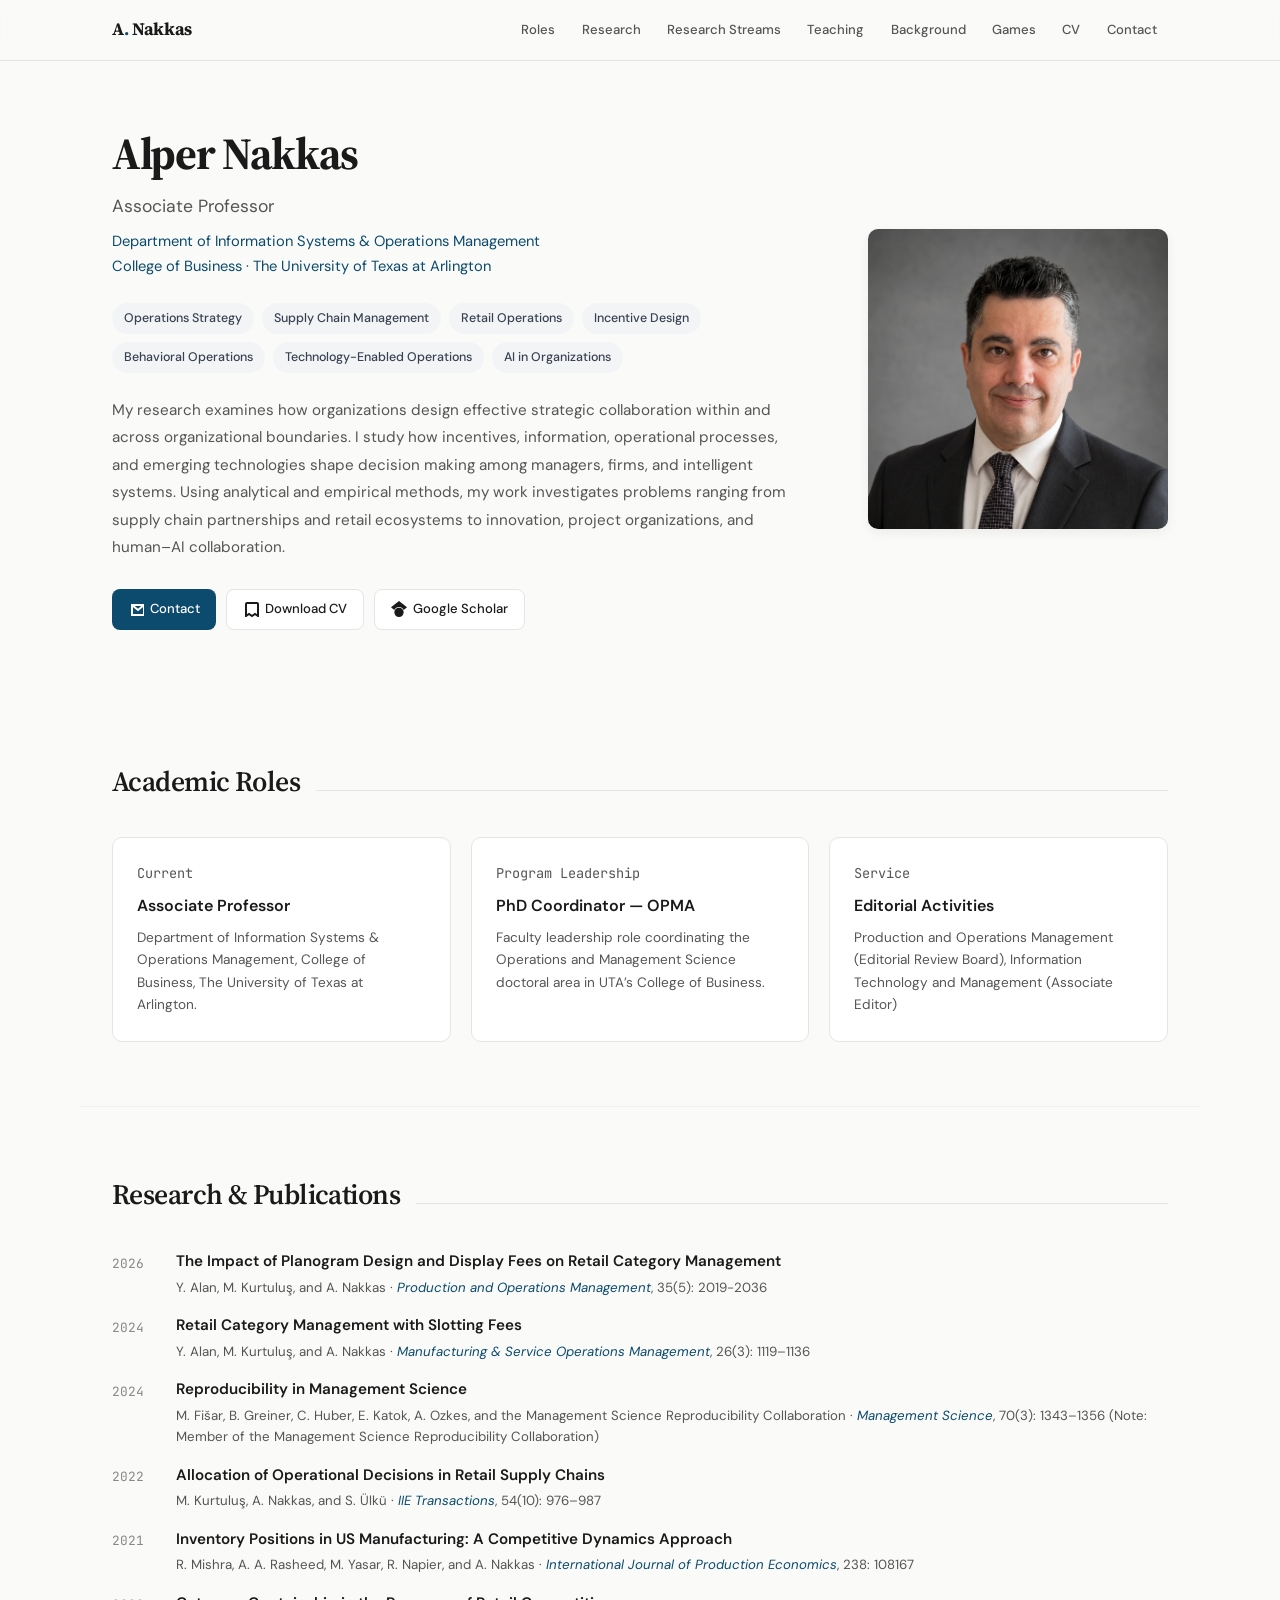
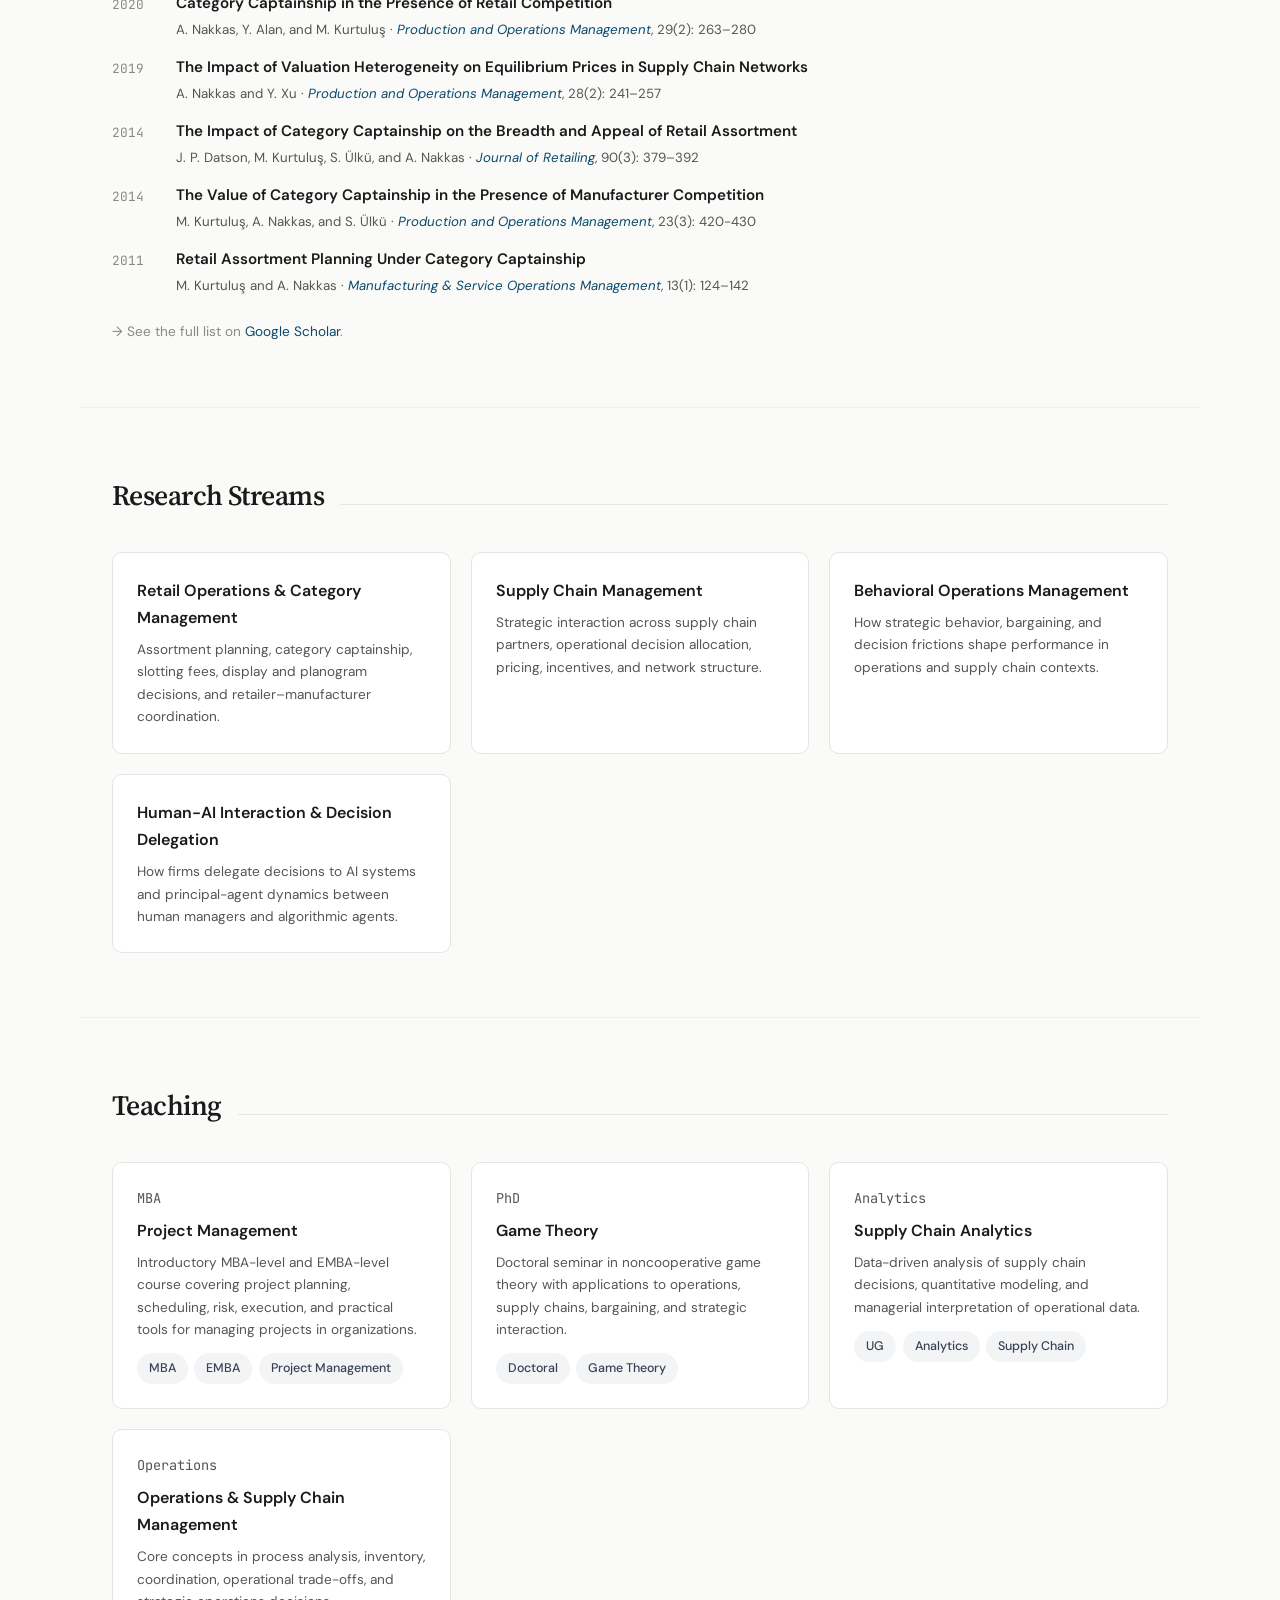
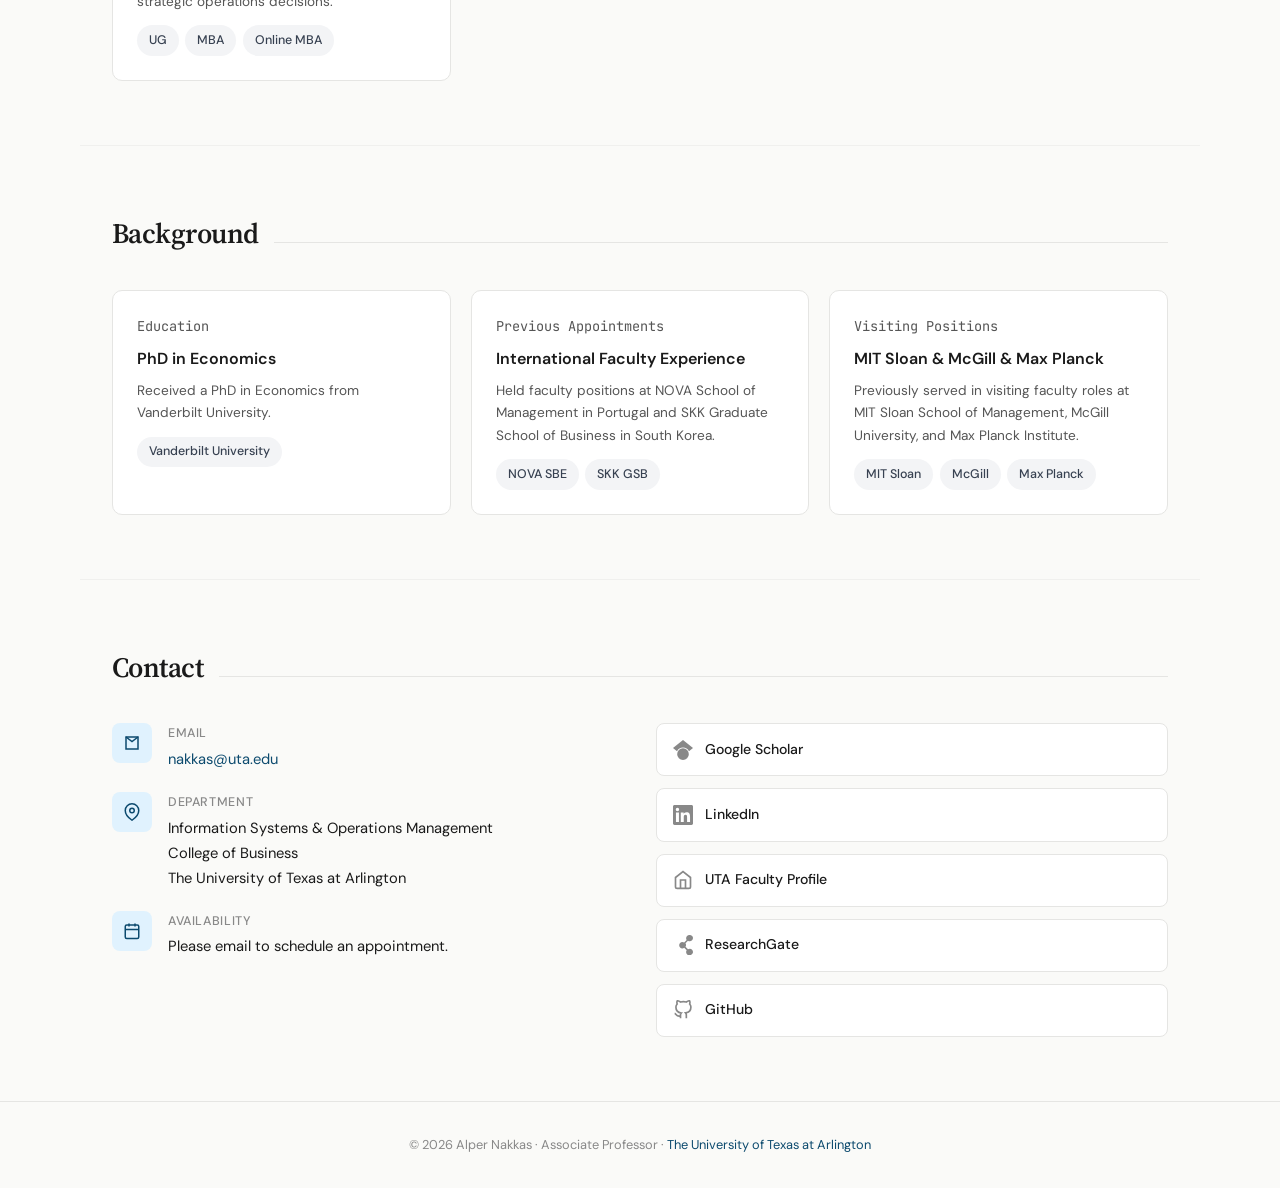
<file: index.html>
<!DOCTYPE html>
<html lang="en">
<head>
    <meta charset="UTF-8">
    <meta name="viewport" content="width=device-width, initial-scale=1.0">
    <title>Dr. Alper Nakkas — Associate Professor, UT Arlington</title>
    <meta name="description" content="Alper Nakkas, Associate Professor of Information Systems and Operations Management at the University of Texas at Arlington. Research in operations management, supply chain management, retail collaboration, category management, behavioral operations management,and human-AI interactions.">
    <link rel="preconnect" href="https://fonts.googleapis.com">
    <link rel="preconnect" href="https://fonts.gstatic.com" crossorigin>
    <link href="https://fonts.googleapis.com/css2?family=Source+Serif+4:ital,opsz,wght@0,8..60,300;0,8..60,400;0,8..60,600;0,8..60,700;1,8..60,400&family=DM+Sans:ital,opsz,wght@0,9..40,300;0,9..40,400;0,9..40,500;0,9..40,600;1,9..40,400&family=JetBrains+Mono:wght@400;500&display=swap" rel="stylesheet">
    <style>
        :root {
            --bg: #FAFAF8;
            --bg-card: #FFFFFF;
            --text-primary: #1A1A1A;
            --text-secondary: #555555;
            --text-muted: #888888;
            --accent: #0C4A6E;
            --accent-light: #E0F2FE;
            --accent-hover: #075985;
            --border: #E5E5E3;
            --border-light: #F0F0EE;
            --tag-bg: #F3F4F6;
            --tag-text: #374151;
            --shadow-sm: 0 1px 2px rgba(0,0,0,0.04);
            --shadow-md: 0 4px 12px rgba(0,0,0,0.06);
            --shadow-lg: 0 8px 30px rgba(0,0,0,0.08);
            --radius: 10px;
            --serif: 'Source Serif 4', Georgia, serif;
            --sans: 'DM Sans', -apple-system, sans-serif;
            --mono: 'JetBrains Mono', monospace;
        }

        *, *::before, *::after { box-sizing: border-box; margin: 0; padding: 0; }

        html { scroll-behavior: smooth; font-size: 16px; }

        body {
            font-family: var(--sans);
            background: var(--bg);
            color: var(--text-primary);
            line-height: 1.7;
            -webkit-font-smoothing: antialiased;
        }

        nav {
            position: fixed;
            top: 0;
            width: 100%;
            z-index: 100;
            background: rgba(250,250,248,0.85);
            backdrop-filter: blur(16px);
            -webkit-backdrop-filter: blur(16px);
            border-bottom: 1px solid var(--border);
            transition: box-shadow 0.3s;
        }
        nav.scrolled { box-shadow: var(--shadow-sm); }

        .nav-inner {
            max-width: 1120px;
            margin: 0 auto;
            padding: 0 2rem;
            display: flex;
            align-items: center;
            justify-content: space-between;
            height: 60px;
        }
        .nav-logo {
            font-family: var(--serif);
            font-weight: 700;
            font-size: 1.1rem;
            color: var(--text-primary);
            text-decoration: none;
            letter-spacing: -0.02em;
        }
        .nav-logo span { color: var(--accent); }
        .nav-links { display: flex; gap: 0.25rem; align-items: center; }
        .nav-links a {
            text-decoration: none;
            color: var(--text-secondary);
            font-size: 0.82rem;
            font-weight: 500;
            padding: 0.4rem 0.7rem;
            border-radius: 6px;
            transition: all 0.2s;
        }
        .nav-links a:hover, .nav-links a.active {
            color: var(--accent);
            background: var(--accent-light);
        }

        .hamburger {
            display: none;
            background: none;
            border: none;
            cursor: pointer;
            padding: 0.5rem;
        }
        .hamburger svg { display: block; }

        .hero {
            max-width: 1120px;
            margin: 0 auto;
            padding: 8rem 2rem 4rem;
            display: grid;
            grid-template-columns: 1fr 300px;
            gap: 4rem;
            align-items: center;
        }
        .hero-text h1 {
            font-family: var(--serif);
            font-size: 2.8rem;
            font-weight: 700;
            line-height: 1.15;
            letter-spacing: -0.03em;
            margin-bottom: 0.75rem;
        }
        .hero-text .subtitle {
            font-size: 1.1rem;
            color: var(--text-secondary);
            margin-bottom: 0.5rem;
        }
        .hero-text .affiliation {
            font-size: 0.92rem;
            color: var(--text-muted);
            margin-bottom: 1.5rem;
        }
        .hero-text .affiliation a {
            color: var(--accent);
            text-decoration: none;
        }
        .hero-text .affiliation a:hover { text-decoration: underline; }
        .hero-bio {
            font-size: 0.95rem;
            color: var(--text-secondary);
            line-height: 1.8;
            margin-bottom: 1.75rem;
        }
        .hero-links { display: flex; gap: 0.6rem; flex-wrap: wrap; }
        .hero-links a {
            display: inline-flex;
            align-items: center;
            gap: 0.4rem;
            font-size: 0.82rem;
            font-weight: 500;
            padding: 0.5rem 1rem;
            border-radius: 8px;
            text-decoration: none;
            transition: all 0.2s;
        }
        .btn-primary {
            background: var(--accent);
            color: #fff;
        }
        .btn-primary:hover { background: var(--accent-hover); }
        .btn-outline {
            border: 1px solid var(--border);
            color: var(--text-primary);
            background: var(--bg-card);
        }
        .btn-outline:hover { border-color: var(--accent); color: var(--accent); }

        .hero-photo {
            width: 300px;
            border-radius: var(--radius);
            background: linear-gradient(135deg, var(--accent-light), #F0F4F8);
            display: flex;
            align-items: center;
            justify-content: center;
            overflow: hidden;
            box-shadow: var(--shadow-md);
        }
        .hero-photo img {
            width: 100%;
            height: auto;
            display: block;
        }
        .photo-placeholder {
            text-align: center;
            color: var(--accent);
            font-size: 0.85rem;
            padding: 1rem;
        }
        .photo-placeholder svg { margin-bottom: 0.5rem; }

        .interests {
            display: flex;
            gap: 0.5rem;
            flex-wrap: wrap;
            margin-bottom: 1.5rem;
        }
        .tag {
            display: inline-block;
            background: var(--tag-bg);
            color: var(--tag-text);
            font-size: 0.78rem;
            font-weight: 500;
            padding: 0.3rem 0.75rem;
            border-radius: 20px;
        }

        .section {
            max-width: 1120px;
            margin: 0 auto;
            padding: 4rem 2rem;
        }
        .section + .section { border-top: 1px solid var(--border-light); }

        .section-header {
            display: flex;
            align-items: baseline;
            gap: 1rem;
            margin-bottom: 2rem;
        }
        .section-header h2 {
            font-family: var(--serif);
            font-size: 1.75rem;
            font-weight: 600;
            letter-spacing: -0.02em;
        }
        .section-header .line {
            flex: 1;
            height: 1px;
            background: var(--border);
        }

        .card {
            background: var(--bg-card);
            border: 1px solid var(--border);
            border-radius: var(--radius);
            padding: 1.5rem;
            transition: box-shadow 0.25s, border-color 0.25s;
        }
        .card:hover {
            box-shadow: var(--shadow-md);
            border-color: #D1D5DB;
        }
        .card-grid {
            display: grid;
            grid-template-columns: repeat(auto-fill, minmax(320px, 1fr));
            gap: 1.25rem;
        }

        .pub-list { display: flex; flex-direction: column; gap: 1rem; }
        .pub-item {
            display: grid;
            grid-template-columns: 48px 1fr;
            gap: 1rem;
            align-items: start;
        }
        .pub-year {
            font-family: var(--mono);
            font-size: 0.8rem;
            color: var(--text-muted);
            padding-top: 0.15rem;
        }
        .pub-content h3 {
            font-size: 0.95rem;
            font-weight: 600;
            line-height: 1.5;
            margin-bottom: 0.25rem;
        }
        .pub-content h3 a {
            color: var(--text-primary);
            text-decoration: none;
        }
        .pub-content h3 a:hover { color: var(--accent); }
        .pub-meta {
            font-size: 0.83rem;
            color: var(--text-secondary);
            line-height: 1.6;
        }
        .pub-meta em { font-style: italic; color: var(--accent); }
        .pub-links { margin-top: 0.4rem; display: flex; gap: 0.5rem; flex-wrap: wrap; }
        .pub-links a {
            font-size: 0.75rem;
            font-weight: 500;
            padding: 0.2rem 0.6rem;
            border-radius: 5px;
            text-decoration: none;
            border: 1px solid var(--border);
            color: var(--text-secondary);
            transition: all 0.2s;
        }
        .pub-links a:hover { border-color: var(--accent); color: var(--accent); }

        .role-card h3,
        .stream-card h3,
        .course-card h3,
        .profile-card h3 {
            font-size: 1rem;
            font-weight: 600;
            margin-bottom: 0.5rem;
        }

        .role-card p,
        .stream-card p,
        .course-card p,
        .profile-card p {
            font-size: 0.85rem;
            color: var(--text-secondary);
            line-height: 1.65;
        }

        .meta-line {
            font-family: var(--mono);
            font-size: 0.78rem;
            color: var(--accent);
            margin-bottom: 0.45rem;
        }

        .course-tags,
        .profile-tags {
            margin-top: 0.75rem;
            display: flex;
            gap: 0.4rem;
            flex-wrap: wrap;
        }

        .contact-grid {
            display: grid;
            grid-template-columns: 1fr 1fr;
            gap: 2rem;
        }
        .contact-info-list { display: flex; flex-direction: column; gap: 1.25rem; }
        .contact-item {
            display: flex;
            gap: 1rem;
            align-items: start;
        }
        .contact-item .icon-box {
            width: 40px;
            height: 40px;
            border-radius: 8px;
            background: var(--accent-light);
            display: flex;
            align-items: center;
            justify-content: center;
            flex-shrink: 0;
        }
        .contact-item .icon-box svg { color: var(--accent); }
        .contact-item .label {
            font-size: 0.78rem;
            color: var(--text-muted);
            font-weight: 500;
            text-transform: uppercase;
            letter-spacing: 0.05em;
            margin-bottom: 0.15rem;
        }
        .contact-item .value {
            font-size: 0.92rem;
            color: var(--text-primary);
        }
        .contact-item .value a {
            color: var(--accent);
            text-decoration: none;
        }
        .contact-item .value a:hover { text-decoration: underline; }

        .connect-links {
            display: flex;
            flex-direction: column;
            gap: 0.75rem;
        }
        .connect-link {
            display: flex;
            align-items: center;
            gap: 0.75rem;
            padding: 0.85rem 1rem;
            border-radius: 8px;
            border: 1px solid var(--border);
            background: var(--bg-card);
            text-decoration: none;
            color: var(--text-primary);
            font-size: 0.88rem;
            font-weight: 500;
            transition: all 0.2s;
        }
        .connect-link:hover {
            border-color: var(--accent);
            color: var(--accent);
            box-shadow: var(--shadow-sm);
        }
        .connect-link svg { color: var(--text-muted); }
        .connect-link:hover svg { color: var(--accent); }

        footer {
            border-top: 1px solid var(--border);
            padding: 2rem;
            text-align: center;
            font-size: 0.8rem;
            color: var(--text-muted);
        }
        footer a { color: var(--accent); text-decoration: none; }
        footer a:hover { text-decoration: underline; }

        .fade-in {
            opacity: 1;
            transform: translateY(0);
            transition: opacity 0.5s ease, transform 0.5s ease;
        }
        .fade-in.will-animate {
            opacity: 0;
            transform: translateY(16px);
        }
        .fade-in.visible {
            opacity: 1;
            transform: translateY(0);
        }

        @media (max-width: 768px) {
            .hero {
                grid-template-columns: 1fr;
                gap: 2rem;
                padding: 6rem 1.25rem 2.5rem;
            }
            .hero-photo {
                width: 200px;
                order: -1;
                margin: 0 auto;
            }
            .hero-text h1 { font-size: 2rem; }
            .section { padding: 2.5rem 1.25rem; }
            .section-header h2 { font-size: 1.4rem; }
            .card-grid { grid-template-columns: 1fr; }
            .contact-grid { grid-template-columns: 1fr; }
            .nav-links { display: none; }
            .nav-links.open {
                display: flex;
                flex-direction: column;
                position: absolute;
                top: 60px;
                left: 0;
                right: 0;
                background: var(--bg);
                border-bottom: 1px solid var(--border);
                padding: 1rem;
                box-shadow: var(--shadow-md);
            }
            .hamburger { display: block; }
        }
    </style>
</head>
<body>

    <!-- ═══ NAVIGATION ═══ -->
    <nav id="navbar">
        <div class="nav-inner">
            <a href="#" class="nav-logo">A<span>.</span> Nakkas</a>
            <div class="nav-links" id="navLinks">
                <a href="#roles">Roles</a>
                <!-- <a href="#vision">Research Vision</a> -->
                <a href="#research">Research</a>
                <a href="#streams">Research Streams</a>
                <a href="#teaching">Teaching</a>
                <a href="#profile">Background</a>
                <a href="games.html">Games</a> 
                <a href="https://alpernakkas.github.io/cv/AlperNakkas_CV-2026.pdf" target="_blank" rel="noopener">CV</a>
                <a href="#contact">Contact</a>
            </div>
            <button class="hamburger" onclick="document.getElementById('navLinks').classList.toggle('open')" aria-label="Menu">
                <svg width="24" height="24" fill="none" stroke="currentColor" stroke-width="2"><path d="M4 6h16M4 12h16M4 18h16"/></svg>
            </button>
        </div>
    </nav>

    <!-- ═══ HERO ═══ -->
    <section class="hero">
        <div class="hero-text">
            <h1>Alper Nakkas</h1>
            <p class="subtitle">Associate Professor</p>
            <p class="affiliation">
                <a href="https://www.uta.edu/academics/schools-colleges/business/departments/information-systems-and-operations-management" target="_blank" rel="noopener">Department of Information Systems &amp; Operations Management</a><br>
                <a href="https://www.uta.edu/academics/schools-colleges/business" target="_blank" rel="noopener">College of Business · <a href="https://www.uta.edu" target="_blank" rel="noopener">The University of Texas at Arlington</a>
            </p>
            <div class="interests">
                <span class="tag">Operations Strategy</span>
                <span class="tag">Supply Chain Management</span>
                <span class="tag">Retail Operations</span>
                <span class="tag">Incentive Design</span>
                <span class="tag">Behavioral Operations</span>
                <span class="tag">Technology-Enabled Operations</span>
                 <span class="tag">AI in Organizations</span>
            </div>
            <p class="hero-bio">
               My research examines how organizations design effective strategic collaboration within and across organizational boundaries. 
                I study how incentives, information, operational processes, and emerging technologies shape decision making among managers, firms, and intelligent systems. 
                Using analytical and empirical methods, my work investigates problems ranging from supply chain partnerships and retail ecosystems to innovation, project organizations, and human–AI collaboration.
            </p>
            <div class="hero-links">
                <a href="mailto:nakkas@uta.edu" class="btn-primary">
                    <svg width="16" height="16" fill="none" stroke="currentColor" stroke-width="2"><path d="M4 4h12v10H4z"/><path d="M4 4l6 5 6-5"/></svg>
                    Contact
                </a>
                <a href="https://alpernakkas.github.io/cv/AlperNakkas_CV-2026.pdf" target="_blank" rel="noopener" class="btn-outline">
                    <svg width="16" height="16" fill="none" stroke="currentColor" stroke-width="2"><path d="M12 2H4a1 1 0 00-1 1v12l3-2 3 2 3-2 3 2V3a1 1 0 00-1-1z"/></svg>
                    Download CV
                </a>
                <a href="https://scholar.google.com/citations?hl=en&user=ZWYSu2cAAAAJ" target="_blank" rel="noopener" class="btn-outline">
                    <svg width="16" height="16" viewBox="0 0 24 24" fill="currentColor"><path d="M12 24a7 7 0 1 1 0-14 7 7 0 0 1 0 14zm0-24L0 9.5l4.838 3.94A8 8 0 0 1 12 9a8 8 0 0 1 7.162 4.44L24 9.5z"/></svg>
                    Google Scholar
                </a>
            </div>
        </div>
        <div class="sphere-container">
            <div class="hero-photo">
                <img src="images/an-headshot.png" alt="Dr. Alper Nakkas">
            </div>
        </div>  
    </section>

    <!-- ═══ ROLES ═══ -->
    <section class="section fade-in" id="roles">
        <div class="section-header">
            <h2>Academic Roles</h2>
            <div class="line"></div>
        </div>
        <div class="card-grid">
            <div class="card role-card">
                <p class="meta-line">Current</p>
                <h3>Associate Professor</h3>
                <p>Department of Information Systems &amp; Operations Management, College of Business, The University of Texas at Arlington.</p>
            </div>
            <div class="card role-card">
                <p class="meta-line">Program Leadership</p>
                <h3>PhD Coordinator — OPMA</h3>
                <p>Faculty leadership role coordinating the Operations and Management Science doctoral area in UTA’s College of Business.</p>
            </div>
            <div class="card role-card">
                <p class="meta-line">Service</p>
                <h3>Editorial Activities</h3>
                <p> Production and Operations Management (Editorial Review Board), Information Technology and Management (Associate Editor)</p>
            </div>
        </div>
    </section>

        <!-- ═══ VISION ═══ -->
    <!-- <section class="section fade-in" id="vision">
        <div class="section-header">
            <h2>Research Vision</h2>
            <div class="line"></div>
        </div>
        <div class="card-grid">
            <div class="card role-card">
                <p class="meta-line">Research Theme 1</p>
                <h3>Strategic Collaboration Within Organizations</h3>
                <p>Human–AI delegation · Project organizations ·  Organizational design ·  Innovation contests</p>
            </div>
            <div class="card role-card">
                <p class="meta-line">Research Theme 2</p>
                <h3>Strategic Collaboration Across Organizations</h3>
                <p>Supply chains · Retail · Contracts · Inventory · Partnerships</p>
            </div>
            <div class="card role-card">
                <p class="meta-line">Research Theme 3</p>
                <h3>Data-Driven Operational Decision Making</h3>
                <p> · Business analytics · Empirical OM · Institutional environments · Technology-enabled operations </p>
            </div>
        </div>
    </section> -->
    
    <!-- ═══ RESEARCH & PUBLICATIONS ═══ -->
    <section class="section fade-in" id="research">
        <div class="section-header">
            <h2>Research &amp; Publications</h2>
            <div class="line"></div>
        </div>
        <div class="pub-list">
            <div class="pub-item">
                <div class="pub-year">2026</div>
                <div class="pub-content">
                    <h3><a href="https://doi.org/10.1177/10591478251398330" target="_blank" rel="noopener">The Impact of Planogram Design and Display Fees on Retail Category Management</a></h3>
                    <p class="pub-meta">Y. Alan, M. Kurtuluş, and A. Nakkas  · <em>Production and Operations Management</em>, 35(5): 2019-2036</p>
                </div>
            </div>

            <div class="pub-item">
                <div class="pub-year">2024</div>
                <div class="pub-content">
                    <h3><a href="https://doi.org/10.1287/msom.2022.0143" target="_blank" rel="noopener">Retail Category Management with Slotting Fees</a></h3>
                    <p class="pub-meta">Y. Alan, M. Kurtuluş, and A. Nakkas · <em>Manufacturing &amp; Service Operations Management</em>, 26(3): 1119–1136</p>
                </div>
            </div>

            <div class="pub-item">
                <div class="pub-year">2024</div>
                <div class="pub-content">
                    <h3><a href="https://doi.org/10.1287/mnsc.2023.03556" target="_blank" rel="noopener">Reproducibility in Management Science</a></h3>
                    <p class="pub-meta">M. Fišar, B. Greiner, C. Huber, E. Katok, A. Ozkes, and the Management Science Reproducibility Collaboration · <em>Management Science</em>, 70(3): 1343–1356 (Note: Member of the Management Science Reproducibility Collaboration)</p>
                </div>
            </div>

            <div class="pub-item">
                <div class="pub-year">2022</div>
                <div class="pub-content">
                    <h3><a href="https://doi.org/10.1080/24725854.2021.2008065" target="_blank" rel="noopener">Allocation of Operational Decisions in Retail Supply Chains</a></h3>
                    <p class="pub-meta">M. Kurtuluş, A. Nakkas, and S. Ülkü · <em>IIE Transactions</em>, 54(10): 976–987</p>
                </div>
            </div>

            <div class="pub-item">
                <div class="pub-year">2021</div>
                <div class="pub-content">
                    <h3><a href="https://doi.org/10.1016/j.ijpe.2021.108167" target="_blank" rel="noopener">Inventory Positions in US Manufacturing: A Competitive Dynamics Approach</a></h3>
                    <p class="pub-meta">R. Mishra, A. A. Rasheed, M. Yasar, R. Napier, and A. Nakkas · <em>International Journal of Production Economics</em>, 238: 108167</p>
                </div>
            </div>

            <div class="pub-item">
                <div class="pub-year">2020</div>
                <div class="pub-content">
                    <h3><a href="https://doi.org/10.1111/poms.13109" target="_blank" rel="noopener">Category Captainship in the Presence of Retail Competition</a></h3>
                    <p class="pub-meta"> A. Nakkas, Y. Alan, and M. Kurtuluş · <em>Production and Operations Management</em>, 29(2): 263–280</p>
                </div>
            </div>

            <div class="pub-item">
                <div class="pub-year">2019</div>
                <div class="pub-content">
                    <h3><a href="https://doi.org/10.1111/poms.12901" target="_blank" rel="noopener">The Impact of Valuation Heterogeneity on Equilibrium Prices in Supply Chain Networks</a></h3>
                    <p class="pub-meta">A. Nakkas and Y. Xu · <em>Production and Operations Management</em>, 28(2): 241–257</p>
                </div>
            </div>

            <div class="pub-item">
                <div class="pub-year">2014</div>
                <div class="pub-content">
                    <h3><a href="https://doi.org/10.1016/j.jretai.2014.02.001" target="_blank" rel="noopener">The Impact of Category Captainship on the Breadth and Appeal of Retail Assortment</a></h3>
                    <p class="pub-meta">J. P. Datson, M. Kurtuluş, S. Ülkü, and A. Nakkas · <em>Journal of Retailing</em>, 90(3): 379–392</p>
                </div>
            </div>

            <div class="pub-item">
                <div class="pub-year">2014</div>
                <div class="pub-content">
                    <h3><a href="https://doi.org/10.1111/poms.12062" target="_blank" rel="noopener">The Value of Category Captainship in the Presence of Manufacturer Competition</a></h3>
                    <p class="pub-meta"> M. Kurtuluş, A. Nakkas, and S. Ülkü · <em>Production and Operations Management</em>, 23(3): 420-430</p>
                </div>
            </div>

            <div class="pub-item">
                <div class="pub-year">2011</div>
                <div class="pub-content">
                    <h3><a href="https://doi.org/10.1287/msom.1100.0309" target="_blank" rel="noopener">Retail Assortment Planning Under Category Captainship</a></h3>
                    <p class="pub-meta">M. Kurtuluş and A. Nakkas · <em>Manufacturing &amp; Service Operations Management</em>, 13(1): 124–142</p>
                </div>
            </div>
        </div>

        <p style="margin-top:1.5rem; font-size:0.85rem; color:var(--text-muted);">
            → See the full list on
            <a href="https://scholar.google.com/citations?hl=en&user=ZWYSu2cAAAAJ" style="color:var(--accent); text-decoration:none;" target="_blank" rel="noopener">Google Scholar</a>.
    </section>

   <!-- ═══ RESEARCH STREAMS ═══ -->
    <section class="section fade-in" id="streams">
        <div class="section-header">
            <h2>Research Streams</h2>
            <div class="line"></div>
        </div>
        <div class="card-grid">
            <div class="card stream-card">
                <h3>Retail Operations &amp; Category Management</h3>
                <p>Assortment planning, category captainship, slotting fees, display and planogram decisions, and retailer–manufacturer coordination.</p>
            </div>
            <div class="card stream-card">
                <h3>Supply Chain Management</h3>
                <p>Strategic interaction across supply chain partners, operational decision allocation, pricing, incentives, and network structure.</p>
            </div>
            <div class="card stream-card">
                <h3>Behavioral Operations Management</h3>
                <p>How strategic behavior, bargaining, and decision frictions shape performance in operations and supply chain contexts.</p>
            </div>
            <div class="card stream-card">
                <h3>Human-AI Interaction & Decision Delegation</h3>
                <p>How firms delegate decisions to AI systems and principal-agent dynamics between human managers and algorithmic agents.</p>
            </div>
        </div>
    </section> 

    <!-- ═══ TEACHING ═══ -->
    <section class="section fade-in" id="teaching">
        <div class="section-header">
            <h2>Teaching</h2>
            <div class="line"></div>
        </div>
        <div class="card-grid">
            <div class="card course-card">
                <p class="meta-line">MBA</p>
                <h3>Project Management</h3>
                <p>Introductory MBA-level and EMBA-level course covering project planning, scheduling, risk, execution, and practical tools for managing projects in organizations.</p>
                <div class="course-tags">
                    <span class="tag">MBA</span>
                    <span class="tag">EMBA</span>
                    <span class="tag">Project Management</span>
                </div>
            </div>
            <div class="card course-card">
                <p class="meta-line">PhD</p>
                <h3>Game Theory</h3>
                <p>Doctoral seminar in noncooperative game theory with applications to operations, supply chains, bargaining, and strategic interaction.</p>
                <div class="course-tags">
                    <span class="tag">Doctoral</span>
                    <span class="tag">Game Theory</span>
                </div>
            </div>
            <div class="card course-card">
                <p class="meta-line">Analytics</p>
                <h3>Supply Chain Analytics</h3>
                <p>Data-driven analysis of supply chain decisions, quantitative modeling, and managerial interpretation of operational data.</p>
                <div class="course-tags">
                    <span class="tag">UG</span>
                    <span class="tag">Analytics</span>
                    <span class="tag">Supply Chain</span>
                </div>
            </div>
            <div class="card course-card">
                <p class="meta-line">Operations</p>
                <h3>Operations &amp; Supply Chain Management</h3>
                <p>Core concepts in process analysis, inventory, coordination, operational trade-offs, and strategic operations decisions.</p>
                <div class="course-tags">
                    <span class="tag">UG</span>
                    <span class="tag">MBA</span>
                    <span class="tag">Online MBA</span>
                </div>
            </div>
        </div>
    </section>

    <!-- ═══ BACKGROUND ═══ -->
    <section class="section fade-in" id="profile">
        <div class="section-header">
            <h2>Background</h2>
            <div class="line"></div>
        </div>
        <div class="card-grid">
            <div class="card profile-card">
                <p class="meta-line">Education</p>
                <h3>PhD in Economics</h3>
                <p>Received a PhD in Economics from Vanderbilt University.</p>
                <div class="profile-tags">
                    <span class="tag">Vanderbilt University</span>
                </div>
            </div>
            <div class="card profile-card">
                <p class="meta-line">Previous Appointments</p>
                <h3>International Faculty Experience</h3>
                <p>Held faculty positions at NOVA School of Management in Portugal and SKK Graduate School of Business in South Korea.</p>
                <div class="profile-tags">
                    <span class="tag">NOVA SBE</span>
                    <span class="tag">SKK GSB</span>
                </div>
            </div>
            <div class="card profile-card">
                <p class="meta-line">Visiting Positions</p>
                <h3>MIT Sloan &amp; McGill &amp; Max Planck </h3>
                <p>Previously served in visiting faculty roles at MIT Sloan School of Management, McGill University, and Max Planck Institute.</p>
                <div class="profile-tags">
                    <span class="tag">MIT Sloan</span>
                    <span class="tag">McGill</span>
                    <span class="tag">Max Planck</span>
                </div>
            </div>
        </div>
    </section>

    <!-- ═══ CONTACT ═══ -->
    <section class="section fade-in" id="contact">
        <div class="section-header">
            <h2>Contact</h2>
            <div class="line"></div>
        </div>
        <div class="contact-grid">
            <div class="contact-info-list">
                <div class="contact-item">
                    <div class="icon-box">
                        <svg width="18" height="18" fill="none" stroke="currentColor" stroke-width="2" viewBox="0 0 24 24"><path d="M4 4h16v16H4z"/><path d="M4 4l8 6 8-6"/></svg>
                    </div>
                    <div>
                        <p class="label">Email</p>
                        <p class="value"><a href="mailto:nakkas@uta.edu">nakkas@uta.edu</a></p>
                    </div>
                </div>

                <div class="contact-item">
                    <div class="icon-box">
                        <svg width="18" height="18" fill="none" stroke="currentColor" stroke-width="2" viewBox="0 0 24 24"><path d="M21 10c0 7-9 13-9 13s-9-6-9-13a9 9 0 0118 0z"/><circle cx="12" cy="10" r="3"/></svg>
                    </div>
                    <div>
                        <p class="label">Department</p>
                        <p class="value">Information Systems &amp; Operations Management<br>College of Business<br>The University of Texas at Arlington</p>
                    </div>
                </div>

                <div class="contact-item">
                    <div class="icon-box">
                        <svg width="18" height="18" fill="none" stroke="currentColor" stroke-width="2" viewBox="0 0 24 24"><rect x="3" y="4" width="18" height="18" rx="2"/><path d="M16 2v4M8 2v4M3 10h18"/></svg>
                    </div>
                    <div>
                        <p class="label">Availability</p>
                        <p class="value">Please email to schedule an appointment.</p>
                    </div>
                </div>
            </div>

            <div class="connect-links">
                <a href="https://scholar.google.com/citations?hl=en&user=ZWYSu2cAAAAJ" target="_blank" class="connect-link">
                    <svg width="20" height="20" viewBox="0 0 24 24" fill="currentColor"><path d="M12 24a7 7 0 1 1 0-14 7 7 0 0 1 0 14zm0-24L0 9.5l4.838 3.94A8 8 0 0 1 12 9a8 8 0 0 1 7.162 4.44L24 9.5z"/></svg>
                    Google Scholar
                </a>
                <a href="https://www.linkedin.com/in/alper-nakkas-0762641a/" target="_blank" class="connect-link">
                    <svg width="20" height="20" viewBox="0 0 24 24" fill="currentColor"><path d="M20.447 20.452h-3.554v-5.569c0-1.328-.027-3.037-1.852-3.037-1.853 0-2.136 1.445-2.136 2.939v5.667H9.351V9h3.414v1.561h.046c.477-.9 1.637-1.85 3.37-1.85 3.601 0 4.267 2.37 4.267 5.455v6.286zM5.337 7.433a2.062 2.062 0 01-2.063-2.065 2.064 2.064 0 112.063 2.065zm1.782 13.019H3.555V9h3.564v11.452zM22.225 0H1.771C.792 0 0 .774 0 1.729v20.542C0 23.227.792 24 1.771 24h20.451C23.2 24 24 23.227 24 22.271V1.729C24 .774 23.2 0 22.222 0h.003z"/></svg>
                    LinkedIn
                </a>
                <a href="https://www.uta.edu/academics/faculty/profile?user=nakkas" target="_blank" class="connect-link">
                    <svg width="20" height="20" fill="none" stroke="currentColor" stroke-width="2" viewBox="0 0 24 24"><path d="M3 9l9-7 9 7v11a2 2 0 01-2 2H5a2 2 0 01-2-2z"/><path d="M9 22V12h6v10"/></svg>
                    UTA Faculty Profile
                </a>
                <a href="https://www.researchgate.net/profile/Alper-Nakkas-2" target="_blank" class="connect-link">
                    <svg width="20" height="20" viewBox="0 0 24 24" fill="currentColor"><path d="M19.586 0c-2.123 0-3.845 1.726-3.845 3.855 0 .803.241 1.546.666 2.166l-2.99 2.996c-.62-.424-1.362-.665-2.163-.665-2.123 0-3.845 1.726-3.845 3.855s1.722 3.855 3.845 3.855c.803 0 1.546-.241 2.166-.666l2.996 2.99c-.424.62-.665 1.362-.665 2.163 0 2.123 1.726 3.845 3.855 3.845S24 22.517 24 20.394c0-2.123-1.726-3.845-3.855-3.845-.803 0-1.546.241-2.166.666l-2.996-2.99c.424-.62.665-1.362.665-2.163 0-.803-.241-1.546-.666-2.166l2.99-2.996c.62.424 1.362.665 2.163.665C22.258 7.565 24 5.839 24 3.716 24 1.593 22.274 0 20.145 0h-.559z"/></svg>
                    ResearchGate
                </a>
                <a href="#" class="connect-link">
                    <svg width="20" height="20" fill="none" stroke="currentColor" stroke-width="2" viewBox="0 0 24 24"><path d="M9 19c-5 1.5-5-2.5-7-3m14 6v-3.87a3.37 3.37 0 00-.94-2.61c3.14-.35 6.44-1.54 6.44-7A5.44 5.44 0 0020 4.77 5.07 5.07 0 0019.91 1S18.73.65 16 2.48a13.38 13.38 0 00-7 0C6.27.65 5.09 1 5.09 1A5.07 5.07 0 005 4.77a5.44 5.44 0 00-1.5 3.78c0 5.42 3.3 6.61 6.44 7A3.37 3.37 0 009 18.13V22"/></svg>
                    GitHub
                </a>
            </div>
        </div>
    </section>

    <!-- ═══ FOOTER ═══ -->
    <footer>
        <p>&copy; 2026 Alper Nakkas · Associate Professor · <a href="https://www.uta.edu" target="_blank" rel="noopener">The University of Texas at Arlington</a></p>
    </footer>

    <!-- ═══ SCRIPTS ═══ -->
    <script>
        const nav = document.getElementById('navbar');
        window.addEventListener('scroll', () => {
            nav.classList.toggle('scrolled', window.scrollY > 20);
        });

        document.querySelectorAll('.nav-links a').forEach(link => {
            link.addEventListener('click', () => {
                document.getElementById('navLinks').classList.remove('open');
            });
        });

        document.querySelectorAll('.fade-in').forEach(el => el.classList.add('will-animate'));
        const observer = new IntersectionObserver((entries) => {
            entries.forEach(entry => {
                if (entry.isIntersecting) {
                    entry.target.classList.add('visible');
                }
            });
        }, { threshold: 0.1, rootMargin: '0px 0px -40px 0px' });

        document.querySelectorAll('.fade-in').forEach(el => observer.observe(el));

        const sections = document.querySelectorAll('section[id]');
        const navLinks = document.querySelectorAll('.nav-links a[href^="#"]');

        window.addEventListener('scroll', () => {
            let current = '';
            sections.forEach(section => {
                const sectionTop = section.offsetTop - 90;
                if (window.scrollY >= sectionTop) current = section.getAttribute('id');
            });

            navLinks.forEach(link => {
                link.classList.remove('active');
                if (link.getAttribute('href') === '#' + current) {
                    link.classList.add('active');
                }
            });
        });
    </script>
</body>
</html>
</file>
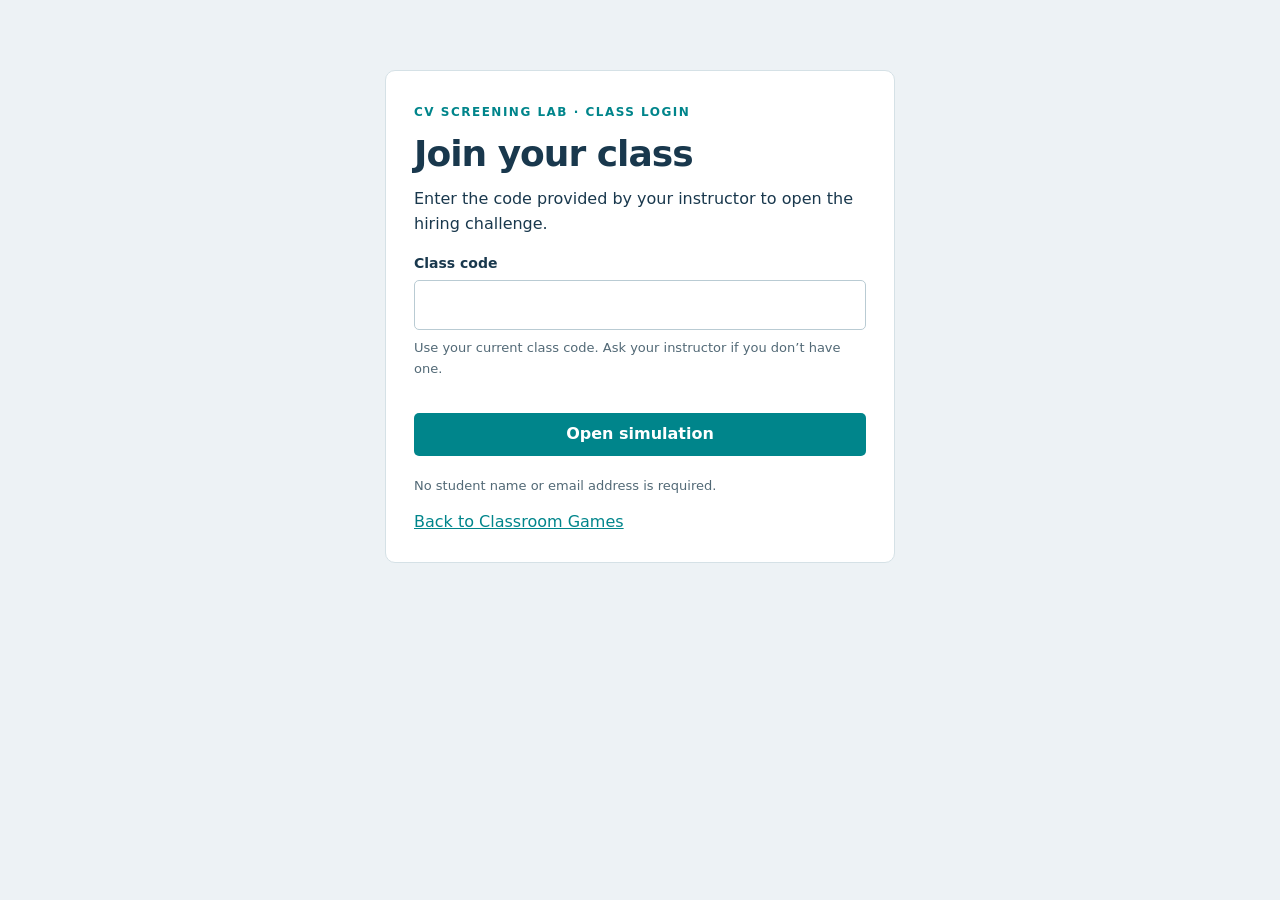
<file: games/cv-screening-lab/index.html>
<!doctype html><html lang="en"><head><meta charset="utf-8"><meta name="viewport" content="width=device-width,initial-scale=1"><title>CV Screening Lab | Classroom Games</title><style>
:root{--ink:#19384d;--teal:#00858b;--muted:#526976;--line:#d5e1e6}*{box-sizing:border-box}body{margin:0;background:#edf2f5;color:var(--ink);font:16px/1.55 system-ui,sans-serif}header{background:white;border-bottom:1px solid var(--line);padding:18px max(24px,calc((100vw - 1220px)/2));display:flex;justify-content:space-between;gap:16px}a{color:var(--teal)}main{max-width:1268px;margin:auto;padding:34px 24px 60px}h1{font-size:clamp(32px,5vw,52px);line-height:1.1;margin:10px 0 14px;letter-spacing:-1.5px}h2{font-size:24px;margin:0 0 14px}h3{margin:0 0 6px;font-size:18px}p{margin:8px 0 14px}.eyebrow{font-size:12px;text-transform:uppercase;letter-spacing:1.5px;color:var(--teal);font-weight:700}.intro{max-width:860px}.notice{padding:12px 16px;background:#dcecef;border-left:4px solid var(--teal);margin:22px 0}.layout{display:grid;grid-template-columns:310px 1fr;gap:24px;align-items:start}.panel{background:white;border:1px solid var(--line);border-radius:10px;padding:24px;margin-bottom:22px}.small{font-size:13px;color:var(--muted)}label.field{display:block;font-weight:600;font-size:14px;margin:16px 0 5px}input[type=number],select{width:100%;font:inherit;padding:8px;border:1px solid #b9cbd3;border-radius:5px;color:var(--ink);background:white}input[type=checkbox]{accent-color:var(--teal);width:17px;height:17px;vertical-align:middle}.weight{display:grid;grid-template-columns:1fr 62px;gap:10px;align-items:center;margin:10px 0}.weight input{padding:5px}button{font:inherit;cursor:pointer;border:1px solid #b9cbd3;padding:9px 14px;border-radius:5px;background:white;color:var(--ink)}button.primary{background:var(--teal);color:white;border:0;font-weight:600;width:100%;margin-top:20px}button:focus-visible,a:focus-visible,input:focus-visible,select:focus-visible,summary:focus-visible{outline:3px solid #ce8800;outline-offset:3px}.row{display:flex;gap:10px;align-items:center;justify-content:space-between;flex-wrap:wrap}.metrics{display:flex;gap:25px;flex-wrap:wrap;padding:12px 0}.metrics b{font-size:25px;display:block}.scroll{overflow:auto}table{border-collapse:collapse;width:100%;font-size:14px}th,td{padding:11px 9px;text-align:left;border-bottom:1px solid var(--line);vertical-align:top}th{font-size:12px;color:var(--muted)}tr.proposed{background:#edf7f5}code{background:#eff3f5;padding:2px 4px}.status{font-weight:650}.trace{padding-left:24px;font-size:14px}.trace li{margin:9px 0}details{border-top:1px solid var(--line);padding:14px 0}summary{cursor:pointer;font-weight:600}.cv{white-space:pre-wrap;background:#f5f7f8;padding:14px;font-size:14px;line-height:1.7;border-radius:5px}.evidence{border-left:3px solid var(--teal);padding-left:12px;margin:14px 0}.error{color:#9f3026}textarea{width:100%;min-height:80px;padding:10px;font:inherit;border:1px solid #b9cbd3;border-radius:5px}.muted{color:var(--muted)}[hidden]{display:none!important}footer{color:var(--muted);font-size:13px;margin-top:28px}@media(max-width:850px){.layout{grid-template-columns:1fr}header{font-size:14px}.panel{padding:18px}}
.choices{display:grid;grid-template-columns:repeat(2,minmax(0,1fr));gap:10px;margin:16px 0}.choice{border:1px solid var(--line);border-radius:7px;padding:12px;display:flex;gap:10px;align-items:start}.choice:has(input:checked){background:#edf7f5;border-color:var(--teal)}.phase{display:inline-block;background:#e6f2f2;border-radius:20px;padding:5px 12px;font-size:13px;font-weight:700}.interview-grid{display:grid;gap:10px;margin-top:14px}.interview-item{background:#f5f7f8;padding:14px;border-radius:7px}.answer{border-left:3px solid #ce8800;padding-left:12px;margin-top:10px}.scenario-buttons{display:flex;flex-wrap:wrap;gap:8px;margin:14px 0}button:disabled{cursor:default;opacity:.55}.progress{display:flex;gap:8px;flex-wrap:wrap;margin:14px 0}.progress span{padding:6px 10px;border:1px solid var(--line);border-radius:5px;font-size:13px}.progress .done{background:#dcecef;border-color:var(--teal)}@media(max-width:550px){.choices{grid-template-columns:1fr}}.login-shell{max-width:510px;margin:70px auto;padding:28px}.login-shell h1{font-size:36px;letter-spacing:-1px}.login-shell input{width:100%;padding:12px;font:inherit;border:1px solid #b9cbd3;border-radius:5px}.session-bar{display:flex;gap:14px;align-items:center;flex-wrap:wrap;font-size:13px}.session-bar button{padding:5px 10px;font-size:13px}</style></head><body><section id="login-gate" class="panel login-shell" aria-labelledby="login-title"><span class="eyebrow">CV Screening Lab · Class login</span><h1 id="login-title">Join your class</h1><p>Enter the code provided by your instructor to open the hiring challenge.</p><form id="class-login-form"><label class="field" for="class-code">Class code</label><input id="class-code" name="code" type="password" autocomplete="off" autocapitalize="none" spellcheck="false" maxlength="80" required aria-describedby="code-help login-error"><p id="code-help" class="small">Use your current class code. Ask your instructor if you don’t have one.</p><p id="login-error" class="error" role="alert" hidden></p><button type="submit" class="primary">Open simulation</button></form><p class="small" style="margin-top:20px">No student name or email address is required.</p><a href="../../games.html">Back to Classroom Games</a></section><div id="class-lab" hidden><header><strong>CV SCREENING LAB <span class="small"> / CLASSROOM SIMULATION</span></strong><div class="session-bar"><span>Class: <strong id="class-name"></strong></span><button id="class-sign-out" type="button">Sign out</button><a href="../../games.html">Classroom Games</a></div></header><main><div class="intro"><span class="eyebrow">Hiring / Evidence &amp; judgment</span><h1>Who makes your shortlist?</h1><p>You are the hiring team. Pick your shortlist, compare it with a screening agent, and spend a limited interview budget to investigate missing evidence.</p></div><div class="notice"><strong>Rule-based agent simulation.</strong> This browser demo follows programmed screening steps. It uses no language model or AI API, sends no CV data to a service, and incurs no AI API charges. All candidates and employers are fictional.</div><div class="layout"><aside><section class="panel"><span class="eyebrow">01 / Set the policy</span><h2>Screening criteria</h2><p class="small">Role: Project manager for Meridian’s retail expansion. Coordinate delivery schedules, budgets, and stakeholders. A certification is optional unless your team makes it required.</p><label class="field" for="minimum">Minimum relevant experience</label><select id="minimum"><option value="0">No minimum</option><option value="2">2 years</option><option value="3" selected>3 years</option><option value="5">5 years</option></select><p><label><input id="require" type="checkbox" checked> Require PMP certification</label></p><label class="field" for="mode">Evidence matching</label><select id="mode"><option value="literal">Literal keywords</option><option value="expanded">Keywords + defined synonyms</option></select><p class="small">Synonyms use a fixed dictionary, not AI understanding. Neither mode verifies the quality of a claim.</p><h3 style="margin-top:22px">Scoring weights</h3><div id="weights"></div><p class="small">Weights normalize to 100%. Experience reaches full credit at 6 years. Other criteria get credit when the chosen rule finds evidence. Unknown evidence earns no confirmed points, with possible points shown separately.</p><label class="field" for="limit">Proposed shortlist size</label><select id="limit"><option>2</option><option selected>3</option><option>4</option></select><button id="run" class="primary">Run screening workflow</button><button id="reset" style="width:100%;margin-top:10px">Reset exercise</button><p id="error" class="error" role="alert" hidden></p></section><section class="panel"><h3>Your review rationale</h3><p class="small">Select candidates after checking the evidence. The proposal is advisory.</p><textarea id="rationale" aria-label="Team review rationale" placeholder="What evidence supports your choices? What would you verify at interview?"></textarea><button id="export" style="margin-top:10px" disabled>Download review report</button></section></aside><div><section class="panel" id="challenge"><div class="row"><div><span class="eyebrow">Your hiring challenge</span><h2>Decide before the agent does</h2></div><span class="phase" id="phase">Round 1 · Your judgment</span></div><div class="progress" id="progress" aria-label="Challenge progress"></div><p>Read the CVs below and choose <strong id="pick-target">3</strong> candidates before seeing the proposal. Your first shortlist is recorded for comparison; it is not a graded “correct answer.”</p><div class="choices" id="first-picks"></div><div class="row"><button class="primary" id="lock" style="width:auto;margin:0">Lock my initial shortlist</button><span id="pick-count" class="small" role="status"></span></div><p id="challenge-message" class="small" role="status"></p><div id="interviews" hidden><hr style="border:0;border-top:1px solid var(--line);margin:22px 0"><div class="row"><h3>Investigate the unknowns</h3><strong id="budget-left"></strong></div><p class="small">You have 3 interview tokens. Each question costs one token and reveals a scripted fictional response. Responses may support a claim or reveal a limitation. Run screening again after a question to incorporate new evidence.</p><div id="questions" class="interview-grid"></div><h3 style="margin-top:22px">Sponsor challenge</h3><p class="small">Try a change in priorities and defend your decision. Each button updates the criteria; run the workflow to see the effect.</p><div class="scenario-buttons"><button id="scenario-delivery">Experienced delivery team</button><button id="scenario-budget">Budget under pressure</button></div></div><div id="decision-feedback" class="notice" hidden role="status"></div></section><section class="panel"><div class="row"><div><span class="eyebrow">02 / Inspect the workflow</span><h2>What the simulator does</h2></div><span class="small">No live AI connection</span></div><ol class="trace"><li>Read your requirements and scoring weights.</li><li>Extract experience and match evidence in each CV.</li><li>Check required criteria, calculate scores, and flag unknowns.</li><li>Propose a shortlist of candidates meeting the stated requirements.</li><li>Show evidence for your review. You retain the selection decision.</li></ol><p class="small">A future AI agent could choose tools to perform these steps and explain results in its own words. Here, the workflow and explanations are programmed and repeatable.</p></section><p id="pending" class="notice" role="status">Run the workflow to see scores and a proposed shortlist.</p><section id="results" class="panel" hidden aria-labelledby="result-heading"><div class="row"><div><span class="eyebrow">03 / Review the proposal</span><h2 id="result-heading">Screening results</h2></div><span id="review-count" class="small"></span></div><div id="metrics" class="metrics"></div><p id="comparison" class="small"></p><p class="small">Score is a rule-based evidence measure, not a hiring probability. The range shows confirmed score to possible score if unknown criteria receive full credit. Candidates needing clarification stay outside the automatic proposal.</p><div class="scroll"><table><thead><tr><th>Rank</th><th>Candidate</th><th>Score / possible</th><th>Requirement check</th><th>Proposal</th><th>Your review</th></tr></thead><tbody id="ranking"></tbody></table></div><details><summary>See this run’s tool activity and scoring rules</summary><ol id="activity" class="trace"></ol><p class="small">Confirmed score = 100 × sum(weight × criterion credit) / total weight. Experience credit = min(years / 6, 1). Each evidenced skill or certification has credit 1. Explicitly absent criteria have credit 0. Unstated criteria remain unknown. Equal scores share a rank. A candidate ID breaks ties only when a fixed shortlist size requires it; review that boundary.</p></details></section><section class="panel"><span class="eyebrow">04 / Check the evidence</span><h2>Candidate CVs and explanations</h2><p class="small">Open a CV before running, or inspect its evidence after screening. No real applicant data is used. Statements in a CV are claims to verify.</p><div id="candidates"></div></section><section class="panel"><span class="eyebrow">05 / Challenge the system</span><h2>Classroom experiments</h2><ol><li>Run literal matching with PMP required. Which candidates need clarification?</li><li>Remove the PMP requirement and run again. Did a qualification proxy exclude someone with relevant delivery evidence?</li><li>Switch to defined synonyms. Compare candidate C02’s evidence and ranking with the first run.</li><li>Increase the budget weight. Does your shortlist change? Explain why your weights suit the role.</li><li>Review an uncertain candidate manually. Identify the question you would ask before making a decision.</li></ol><h3>Discussion</h3><p>Who owns the criteria? What can keyword evidence actually establish? How should missing information and ties affect human review?</p></section></div></div><footer>UT Arlington · Classroom Games. Educational demonstration with fictional candidates, not a validated hiring system. Your review stays in this page unless you download it.</footer></main></div><script>
const definitions=[['experience','Relevant experience',25],['schedule','Scheduling',25],['budget','Budget management',20],['stakeholders','Stakeholder coordination',20],['certification','PMP certification',10]];
const cvs=[
{id:'C01',title:'Retail delivery manager',text:'Relevant project management experience: 5 years.\nLed three store openings with milestone schedules and risk registers.\nManaged a SGD 900,000 budget and tracked forecast variance.\nCoordinated stakeholders across landlords, contractors, and store teams.\nCertification: PMP.'},
{id:'C02',title:'Expansion program lead',text:'Relevant project management experience: 7 years.\nSequenced work packages, managed dependencies, and tracked opening dates for six sites.\nControlled expenditure against funding limits and investigated cost deviations.\nAligned suppliers, landlords, and operations leaders through weekly delivery reviews.\nCertification: none.'},
{id:'C03',title:'Project coordinator',text:'Relevant project management experience: 2 years.\nMaintained project schedules and escalated late milestones to the project manager.\nUpdated budget reports using approved invoices.\nPrepared stakeholder meeting agendas and action logs.\nCertification: PMP.'},
{id:'C04',title:'Technology implementation lead',text:'Relevant project management experience: 6 years.\nOwned deployment schedules and dependencies for a POS rollout.\nCoordinated stakeholders in IT and store operations.\nResume includes no statement about budget ownership or certification.'},
{id:'C05',title:'Operations project lead',text:'Relevant project management experience: 4 years.\nManaged schedules for warehouse transitions and two store refurbishments.\nOwned a SGD 500,000 budget and monthly forecast reviews.\nCoordinated stakeholders across vendors and retail operations.\nCertification: none.'},
{id:'C06',title:'Senior delivery consultant',text:'Relevant project management experience: 8 years.\nBuilt project schedules with milestones for four refurbishment projects.\nManaged budget forecasts and negotiated scope changes with the sponsor.\nLed stakeholder workshops to resolve delivery conflicts.\nCertification: PMP.'},
{id:'C07',title:'Project finance specialist',text:'Relevant project management experience: 5 years.\nManaged project budget forecasts and contingency drawdowns for a retail expansion.\nPrepared stakeholder reports for sponsors and finance leaders.\nResume includes no example of planning activity sequences or delivery dates.\nCertification: PMP.'},
{id:'C08',title:'Independent project practitioner',text:'Relevant project management experience: not stated.\nBuilt delivery schedules for two store openings.\nManaged budget changes and supplier invoices.\nCoordinated stakeholders through weekly site reviews.\nCertification: none.'}
];
const dictionary={schedule:{literal:/\b(schedules?|scheduling)\b/i,expanded:/\b(schedules?|scheduling|sequenced|dependencies|opening dates)\b/i},budget:{literal:/\bbudget\b/i,expanded:/\b(budget|expenditure|funding limits|cost deviations)\b/i},stakeholders:{literal:/\bstakeholders?\b/i,expanded:/\b(stakeholders?|aligned suppliers|operations leaders)\b/i}};
const clarifications=new Map();
const questions=[{id:'budget-C04',candidate:'C04',label:'Did you own a project budget?',answer:'I did not own a project budget; finance managed all expenditure.',append:'Budget responsibility: none.'},{id:'cert-C04',candidate:'C04',label:'Do you hold PMP certification?',answer:'No. I have vendor training but do not hold PMP certification.',append:'Certification: none.'},{id:'schedule-C07',candidate:'C07',label:'Did you own the delivery schedule?',answer:'No. I reported financial progress, while the delivery manager planned and owned schedules.',append:'Scheduling responsibility: none.'},{id:'years-C08',candidate:'C08',label:'How many years of relevant experience?',answer:'I have 4 years of relevant project management experience, including the two store openings.',append:'Relevant project management experience: 4 years.'}];
function effectiveCV(cv){let text=cv.text;for(const q of questions){if(clarifications.has(q.id)&&q.candidate===cv.id){if(q.id==='years-C08')text=text.replace('Relevant project management experience: not stated.',q.append);else text+='\n'+q.append;}}return {...cv,text};}
function extract(cv,mode){const lines=effectiveCV(cv).text.split('\n');const years=/experience: (\d+) years/.exec(lines[0]);const f={experience:{credit:years?Math.min(Number(years[1])/6,1):0,unknown:!years,evidence:lines[0],years:years?Number(years[1]):null}};for(const key of ['schedule','budget','stakeholders']){const absent=lines.find(l=>(key==='budget'&&l==='Budget responsibility: none.')||(key==='schedule'&&l==='Scheduling responsibility: none.'));const evidence=lines.filter(l=>!l.startsWith('Resume includes')&&!l.endsWith('responsibility: none.')&&dictionary[key][mode].test(l));f[key]={credit:absent?0:evidence.length?1:0,unknown:!absent&&!evidence.length,evidence:absent||evidence.join(' ')||'No matching claim found. This is unknown, not proof of absence.'};}const cert=lines.find(l=>l.startsWith('Certification:'));f.certification={credit:cert&&/\bPMP\b/.test(cert)?1:0,unknown:!cert,evidence:cert||'Certification is not stated.'};return f;}
function screen(policy){const total=Object.values(policy.weights).reduce((a,b)=>a+b,0);if(total<=0)throw Error('Set at least one scoring weight above zero.');const rows=cvs.map(cv=>{const fields=extract(cv,policy.mode);let score=0,possible=0;for(const [k] of definitions){score+=policy.weights[k]*fields[k].credit;possible+=policy.weights[k]*(fields[k].unknown?1:fields[k].credit);}const issues=[],unknown=[];if(policy.minimum>0){if(fields.experience.years===null)unknown.push('experience not stated');else if(fields.experience.years<policy.minimum)issues.push('below experience minimum');}if(policy.require){if(fields.certification.unknown)unknown.push('certification not stated');else if(!fields.certification.credit)issues.push('PMP absent');}return {...cv,fields,score:100*score/total,possible:100*possible/total,status:issues.length?'Does not meet stated requirements':unknown.length?'Clarification needed':'Meets stated requirements',reason:[...issues,...unknown].join('; '),proposed:false};}).sort((a,b)=>b.score-a.score||a.id.localeCompare(b.id));let taken=0;for(let i=0;i<rows.length;i++){rows[i].rank=i&&Math.abs(rows[i].score-rows[i-1].score)<1e-8?rows[i-1].rank:i+1;if(rows[i].status==='Meets stated requirements'&&taken<policy.limit){rows[i].proposed=true;taken++;}}return rows;}
// UI initialization
const $=id=>document.getElementById(id),esc=s=>String(s).replace(/[&<>"']/g,c=>({'&':'&amp;','<':'&lt;','>':'&gt;','"':'&quot;',"'":'&#39;'}[c]));let last=null,prior=null,baseline=null;const selected=new Set(), firstPicks=new Set();
$('weights').innerHTML=definitions.map(([k,label,w])=>`<label class="weight">${label}<input aria-label="${label} weight" id="w-${k}" type="number" min="0" max="100" value="${w}"></label>`).join('');
function policy(){return {minimum:Number($('minimum').value),require:$('require').checked,mode:$('mode').value,limit:Number($('limit').value),weights:Object.fromEntries(definitions.map(([k])=>[k,Number($('w-'+k).value)]))};}
function reviewCount(){$('review-count').textContent=selected.size+' selected for your review';feedback();}
function candidateView(rows){$('candidates').innerHTML=cvs.map(cv=>{const r=rows?.find(r=>r.id===cv.id);return `<details id="cv-${cv.id}"><summary>${cv.id} · ${esc(cv.title)}${r?' · '+r.score.toFixed(1)+' confirmed points':''}</summary><div class="cv" id="source-${cv.id}">${esc(effectiveCV(cv).text)}</div>${r?`<p><strong>${esc(r.status)}.</strong> ${esc(r.reason)} ${r.proposed?'Proposed for review under the current rules.':''}</p>${definitions.map(([k,label])=>`<div class="evidence"><strong>${label}: ${r.fields[k].unknown?'unknown':r.fields[k].credit?'evidenced':'explicitly absent'}</strong> · ${(100*last.policy.weights[k]*r.fields[k].credit/Object.values(last.policy.weights).reduce((a,b)=>a+b,0)).toFixed(1)} points<br>${esc(r.fields[k].evidence)} <a href="#source-${cv.id}">See full CV above</a></div>`).join('')}`:'<p class="small">Run screening to see matched evidence and score contributions.</p>'}</details>`;}).join('');}
function dirty(){challengeView();if(last){$('results').hidden=true;$('pending').hidden=false;$('pending').textContent='Criteria changed. Run the workflow again to replace the previous results.';$('export').disabled=true;candidateView(null);feedback();} }
document.querySelectorAll('aside select,aside input').forEach(el=>el.addEventListener('change',dirty));
$('run').addEventListener('click',()=>{try{if(!baseline)throw Error('Choose and lock your initial shortlist in the hiring challenge first.');const p=policy();if(Object.values(p.weights).some(v=>!Number.isFinite(v)||v<0||v>100))throw Error('Each weight must be between 0 and 100.');const rows=screen(p);prior=last;last={policy:p,rows};selected.clear();$('error').hidden=true;$('pending').hidden=true;$('results').hidden=false;const proposed=rows.filter(r=>r.proposed);$('metrics').innerHTML=`<div><b>8</b>fictional CVs</div><div><b>${proposed.length}</b>proposed for review</div><div><b>${rows.filter(r=>r.status==='Clarification needed').length}</b>need requirement clarification</div>`;$('ranking').innerHTML=rows.map(r=>`<tr class="${r.proposed?'proposed':''}"><td>${r.rank}</td><td><a href="#cv-${r.id}" data-open="${r.id}">${r.id}</a><br>${esc(r.title)}</td><td>${r.score.toFixed(1)} / ${r.possible.toFixed(1)}</td><td>${esc(r.status)}${r.reason?'<br><span class="small">'+esc(r.reason)+'</span>':''}</td><td>${r.proposed?'Proposed':'Review manually'}</td><td><input type="checkbox" data-review="${r.id}" aria-label="Select ${r.id} for human review"></td></tr>`).join('');const oldIds=prior?.rows.filter(r=>r.proposed).map(r=>r.id)||[];const ids=proposed.map(r=>r.id);$('comparison').textContent=prior?'Previous proposal: '+(oldIds.join(', ')||'none')+'. Current proposal: '+(ids.join(', ')||'none')+'. Compare scores and evidence before accepting the change.':'This is your first run. Change one criterion and run again to compare proposals.';$('activity').innerHTML=`<li>read_policy: minimum ${p.minimum} years, PMP ${p.require?'required':'optional'}, ${p.mode==='literal'?'literal keywords':'defined synonyms'}, weights totaling ${Object.values(p.weights).reduce((a,b)=>a+b,0)}.</li><li>extract_evidence: examined 8 fictional CVs using fixed text rules.</li><li>check_requirements: ${rows.filter(r=>r.status==='Meets stated requirements').length} meet requirements; ${rows.filter(r=>r.status==='Clarification needed').length} need clarification; ${rows.filter(r=>r.status==='Does not meet stated requirements').length} do not meet requirements.</li><li>score_candidates: calculated confirmed and possible scores from your normalized weights.</li><li>propose_shortlist: ${ids.join(', ')||'none'}. Ties share a score rank; candidate ID sets order at the shortlist boundary.</li><li>request_human_review: inspect claims, investigate unknowns, and record your own rationale.</li>`;candidateView(rows);reviewCount();$('export').disabled=false;challengeView();}catch(e){$('error').hidden=false;$('error').textContent=e.message;}});
$('ranking').addEventListener('click',e=>{const id=e.target.dataset.open;if(id)$('cv-'+id).open=true;});
$('ranking').addEventListener('change',e=>{const id=e.target.dataset.review;if(id){if(e.target.checked)selected.add(id);else selected.delete(id);reviewCount();challengeView();}});
$('reset').addEventListener('click',()=>{last=null;prior=null;baseline=null;firstPicks.clear();clarifications.clear();selected.clear();$('minimum').value='3';$('require').checked=true;$('mode').value='literal';$('limit').value='3';definitions.forEach(([k,,w])=>$('w-'+k).value=w);$('rationale').value='';$('results').hidden=true;$('pending').hidden=false;$('pending').textContent='Run the workflow to see scores and a proposed shortlist.';$('error').hidden=true;$('export').disabled=true;candidateView(null);challengeView();});
$('export').addEventListener('click',()=>{if(!last)return;const report={exercise:'CV Screening Lab — fictional classroom data',initialShortlist:baseline,interviews:[...clarifications.keys()].map(id=>questions.find(q=>q.id===id)),policy:last.policy,proposed:last.rows.filter(r=>r.proposed).map(r=>r.id),humanReview:[...selected],rationale:$('rationale').value,results:last.rows.map(({id,score,possible,status,reason})=>({id,score,possible,status,reason}))};const blob=new Blob([JSON.stringify(report,null,2)],{type:'application/json'}),url=URL.createObjectURL(blob),a=document.createElement('a');a.href=url;a.download='cv-screening-classroom-review.json';a.click();setTimeout(()=>URL.revokeObjectURL(url),1000);});candidateView(null);challengeView();

function feedback(){const fresh=last&&!$('results').hidden;$('decision-feedback').hidden=!fresh;if(!fresh)return;const ids=last.rows.filter(r=>r.proposed).map(r=>r.id),overlap=baseline.ids.filter(id=>ids.includes(id));$('decision-feedback').textContent=`Initial shortlist: ${baseline.ids.join(', ')}. Agent proposal: ${ids.join(', ')||'none'}. ${overlap.length} candidates overlap. Your current review: ${[...selected].join(', ')||'none selected'}. ${clarifications.size} interview tokens spent. Agreement is not proof of quality: explain differences using evidence and the role’s priorities.`;}
function challengeView(){const limit=Number($('limit').value);$('pick-target').textContent=limit;$('phase').textContent=!baseline?'Round 1 · Your judgment':!last?'Round 2 · Agent comparison':selected.size?'Round 4 · Defend your choice':'Round 3 · Investigate & revise';$('progress').innerHTML=[['Choose',!!baseline],['Compare',!!last],['Investigate',clarifications.size>0],['Review',selected.size>0]].map(([label,done])=>`<span class="${done?'done':''}">${done?'✓ ':''}${label}</span>`).join('');$('first-picks').innerHTML=cvs.map(cv=>`<label class="choice"><input type="checkbox" data-pick="${cv.id}" aria-label="Initial shortlist ${cv.id}" ${firstPicks.has(cv.id)?'checked':''} ${baseline?'disabled':''}><span><strong>${cv.id}</strong> · ${esc(cv.title)}<br><a href="#cv-${cv.id}" data-open="${cv.id}">Read CV</a></span></label>`).join('');$('pick-count').textContent=baseline?'Initial shortlist locked':firstPicks.size+' of '+limit+' selected';$('lock').disabled=!!baseline||firstPicks.size!==limit;$('run').disabled=!baseline;$('interviews').hidden=!baseline;$('challenge-message').textContent=baseline?'Your initial choices are recorded. Run the screening workflow, investigate evidence, and select your revised shortlist in the results table.':'Open candidate CVs to make your own decision, then lock your choices to unlock screening.';$('budget-left').textContent=(3-clarifications.size)+' / 3 tokens left';$('questions').innerHTML=questions.map(q=>`<div class="interview-item"><strong>${q.candidate}</strong> · ${esc(q.label)}<br><button data-question="${q.id}" style="margin-top:8px" ${clarifications.has(q.id)||clarifications.size>=3?'disabled':''}>${clarifications.has(q.id)?'Question asked':'Ask · 1 token'}</button>${clarifications.has(q.id)?'<div class="answer">'+esc(q.answer)+'</div>':''}</div>`).join('');feedback();}
$('first-picks').addEventListener('change',e=>{const id=e.target.dataset.pick;if(!id||baseline)return;if(e.target.checked)firstPicks.add(id);else firstPicks.delete(id);challengeView();});
$('first-picks').addEventListener('click',e=>{const id=e.target.dataset.open;if(id)$('cv-'+id).open=true;});
$('lock').addEventListener('click',()=>{if(baseline||firstPicks.size!==Number($('limit').value))return;baseline={ids:[...firstPicks],policy:policy()};challengeView();});
$('questions').addEventListener('click',e=>{const id=e.target.dataset.question;if(!baseline||!questions.some(q=>q.id===id)||clarifications.has(id)||clarifications.size>=3)return;clarifications.set(id,true);dirty();candidateView(null);challengeView();$('challenge-message').textContent='Interview evidence added. Run the workflow again to update the proposal.';});
function sponsorScenario(kind){if(kind==='delivery'){$('minimum').value='5';$('require').checked=false;$('mode').value='expanded';const w=[35,35,10,20,0];definitions.forEach(([k],i)=>$('w-'+k).value=w[i]);}else{$('minimum').value='3';$('require').checked=false;$('mode').value='expanded';const w=[15,15,50,20,0];definitions.forEach(([k],i)=>$('w-'+k).value=w[i]);}dirty();$('challenge-message').textContent=kind==='delivery'?'Sponsor challenge: prioritize experience and scheduling for a demanding rollout. Run again and defend your choice.':'Sponsor challenge: prioritize budget management after a funding cut. Run again and defend your choice.';}
$('scenario-delivery').addEventListener('click',()=>sponsorScenario('delivery'));$('scenario-budget').addEventListener('click',()=>sponsorScenario('budget'));
</script><script>
// Classroom convenience gate. Codes and lab source are public on GitHub Pages.
// Increase sessionRevision when changing or withdrawing codes.
const sessionRevision=1,sessionKey='cv-screening-lab-class-session';
const courseClasses=[{id:'project-management-mba',name:'Project Management MBA',code:'mba5364',enabled:true},{id:'project-management-emba',name:'Project Management EMBA',code:'emba5364',enabled:true}];
function activeClass(){try{const session=JSON.parse(sessionStorage.getItem(sessionKey));if(session?.revision!==sessionRevision)return null;return courseClasses.find(c=>c.enabled&&c.id===session.classId)||null;}catch{return null;}}
function showClassGate(){const course=activeClass();document.getElementById('login-gate').hidden=!!course;document.getElementById('class-lab').hidden=!course;document.getElementById('class-name').textContent=course?.name||'';document.title=course?'CV Screening Lab | Classroom Games':'Class login | CV Screening Lab';}
document.getElementById('class-login-form').addEventListener('submit',e=>{e.preventDefault();const input=document.getElementById('class-code'),error=document.getElementById('login-error'),course=courseClasses.find(c=>c.enabled&&c.code===input.value.trim());error.hidden=true;if(!course){error.textContent='That code is not recognized. Check the code provided by your instructor.';error.hidden=false;input.focus();return;}try{sessionStorage.setItem(sessionKey,JSON.stringify({classId:course.id,revision:sessionRevision}));}catch{error.textContent='Browser tab storage is unavailable. Enable it to enter the simulation.';error.hidden=false;return;}input.value='';showClassGate();document.getElementById('minimum').focus();});
document.getElementById('class-sign-out').addEventListener('click',()=>{try{sessionStorage.removeItem(sessionKey);}catch{}window.location.reload();});
showClassGate();
</script></body></html>
</file>
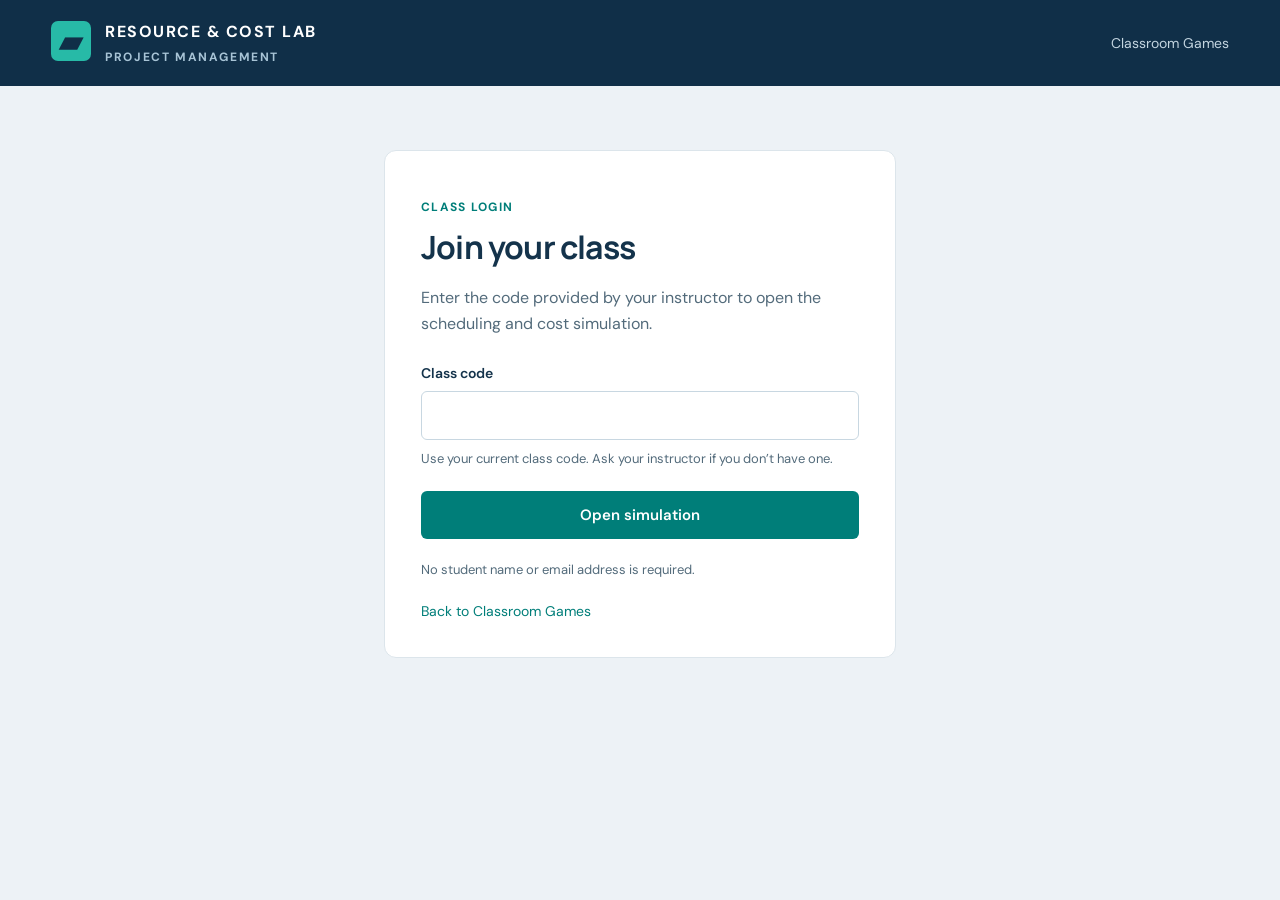
<file: games/resource-cost-lab/index.html>
<!doctype html>
<html lang="en" data-class-access="pending"><head><meta charset="UTF-8"><meta name="viewport" content="width=device-width,initial-scale=1"><title>Resource & Cost Lab | Project Management</title><meta name="description" content="Explore project schedules, resource leveling, overtime, and cost tradeoffs in a Singapore retail launch simulation."><link rel="icon" href="./favicon.svg" type="image/svg+xml"><link rel="stylesheet" href="./style.css"></head>
<body>
<noscript><style>html[data-class-access="pending"] body{display:block}body>header,body>main{display:none}</style><p>Enable JavaScript to enter your class code and use the simulation. <a href="../../games.html">Back to Classroom Games</a></p></noscript>
<header><div class="brand"><span class="logo" aria-hidden="true">▰</span><div>RESOURCE & COST LAB<small>PROJECT MANAGEMENT</small></div></div><span class="course"><a href="../../games.html">Classroom Games</a> <b>Classroom simulation</b></span></header>
<main>
<div class="class-session"><span>Class: <b id="class-name"></b></span><button id="class-sign-out" class="secondary" type="button">Sign out</button></div>
<div class="heading"><div><p class="eyebrow">CASE 01 / SINGAPORE RETAIL LAUNCH</p><h1>Every day has a price.</h1><p>Balance the opening date, team capacity, and project budget.</p></div><button id="reset" class="secondary">Reset case</button></div>
<div class="workspace">
<aside class="panel controls"><div class="section-label">YOUR DECISIONS</div><h2>Shape the plan</h2>
<label for="strategy">Scheduling approach</label><select id="strategy"></select><p class="hint" id="strategy-note"></p>
<label for="shock">Project disruption</label><select id="shock"><option value="none">None — original conditions</option><option value="permit">Permit approval +5 workdays</option><option value="absence">Fit-out crew away, days 26–30</option></select>
<label for="overhead">Daily project overhead (SGD)</label><input id="overhead" type="number" min="0" max="10000" step="50" value="250">
<label for="goal">Opening deadline (workdays)</label><input id="goal" type="number" min="1" max="1000" value="50">
<label for="budget">Total budget (SGD)</label><input id="budget" type="number" min="0" max="10000000" step="1000" value="140000">
<button id="challenge" class="challenge">Try the 2-week challenge</button><p class="hint">Finish 10 workdays before the original feasible baseline, within 10% extra cost.</p>
<div class="assumptions"><span class="section-label">MODEL ASSUMPTIONS</span><p>5 workdays/week · 8 hours/day<br>Finish-to-start dependencies<br>All costs in Singapore dollars</p><p>Overtime adds 2 hours/day at 1.5× pay. One extra fit-out crew costs 1.4× the regular rate. Partial days round up.</p></div>
</aside>
<section class="results" aria-label="Simulation results"><div id="error" role="alert" hidden></div>
<div class="stats" id="stats" aria-live="polite"></div>
<div class="panel gantt-panel"><div class="panel-heading"><div><span class="section-label">01 / SCHEDULE</span><h2>The route to opening</h2></div><div class="legend"><span><i class="critical"></i>CPM critical</span><span><i></i>Other activity</span></div></div><div id="schedule-status"></div><div id="gantt" class="chart-scroll"></div><p class="chart-note">Day 1 is the first workday. CPM criticality reflects dependencies; resource waits can extend the finish.</p></div>
<div class="chart-pair"><div class="panel"><div class="panel-heading"><div><span class="section-label">02 / RESOURCES</span><h2>Who is stretched?</h2></div></div><div id="workload"></div><p class="chart-note">Daily crew demand. Red cells exceed available capacity; striped cells mark the absence.</p></div><div class="panel"><div class="panel-heading"><div><span class="section-label">03 / COSTS</span><h2>The cost of time</h2></div></div><div id="cost-chart"></div><div id="cost-breakdown"></div><p class="chart-note">Activity spending is spread evenly across its duration. Overhead accrues each project workday.</p></div></div>
</section>
</div>
<section class="panel agent-panel" aria-labelledby="agent-heading"><div class="panel-heading"><div><span class="section-label">AI / EXPLORE & EXPLAIN</span><h2 id="agent-heading">Bring in your planning agent</h2></div><span id="agent-connection" class="pill" role="status">Demo · AI not connected</span></div><p class="subtext">Explore how an AI planning agent could support project analysis. With a live connection, it could calculate alternatives, test disruptions, and explain a recommendation for your review.</p><form id="agent-form"><label for="agent-prompt">What should the agent explore?</label><textarea id="agent-prompt" maxlength="1500" rows="3" required>Find a resource-feasible plan that meets our deadline and budget. Compare the best alternatives and explain your recommendation.</textarea><div class="agent-examples" role="group" aria-label="Example agent requests"><button type="button" data-prompt="Find the lowest-cost resource-feasible approach that meets our deadline and budget. Explain why you prefer it to the next-best alternative.">Meet both targets</button><button type="button" data-prompt="Find the best resource-feasible plan without overtime. Explain the tradeoff between using a contractor and keeping the regular team.">Avoid overtime</button><button type="button" data-prompt="Recommend a resource-feasible plan for the current conditions, then stress-test promising alternatives against both a five-day permit delay and the fit-out crew absence. Explain whether the recommendation is robust.">Stress-test the plan</button></div><div class="agent-actions"><div class="agent-permissions"><label><input id="allow-overtime" type="checkbox" checked> Allow overtime</label><label><input id="allow-contractor" type="checkbox" checked> Allow a fit-out contractor</label></div><button id="agent-run" type="submit" disabled aria-describedby="agent-setup">Explore alternatives</button></div></form><p id="agent-setup" class="agent-notice">Classroom demonstration: AI is not connected. Try the example requests and permissions to discuss what you would ask an agent to explore. Live analysis is disabled; no requests are sent and no API charges are incurred.</p><p class="chart-note">A connected agent would use your objective, current case inputs, and allowed options to compare plans and explain tradeoffs. The project manager reviews the evidence and decides whether to apply its recommendation.</p></section>
<section class="panel compare"><div class="panel-heading"><div><span class="section-label">04 / TRADEOFFS</span><h2>Five ways to run this project</h2></div><span class="pill">Same inputs. Different decisions.</span></div><p class="subtext">Alternatives use your edited tasks, resources, and disruption. Select a feasible plan to inspect it.</p><div id="comparisons" class="table-scroll"></div><div id="insight" class="insight" aria-live="polite"></div></section>
<section class="panel editor"><div class="panel-heading"><div><span class="section-label">05 / ASSUMPTIONS</span><h2>Make the case your own</h2></div><div class="tabs" role="group" aria-label="Edit model"><button id="tasks-tab" aria-pressed="true">Activities</button><button id="resources-tab" aria-pressed="false">Resources</button></div></div><div id="editor" class="table-scroll"></div></section>
<details class="panel teaching"><summary>Teaching guide & calculation notes</summary><div class="guide"><div><h3>A 20-minute classroom exercise</h3><ol><li>Inspect the dependency-only schedule. Is the opening date credible?</li><li>Level resources. Explain why the finish and total cost change.</li><li>Attempt the two-week challenge. Compare overtime and contractors.</li><li>Introduce a disruption. Defend your revised decision to the sponsor.</li></ol></div><div><h3>What students should question</h3><p>Can more people always shorten an activity? Is overtime sustainable? Are contractor productivity and handoffs realistic? What costs are missing?</p><p>The baseline uses the original case with resource leveling. Edits affect the scenario and alternatives, while the original baseline stays fixed.</p></div><div><h3>How the model works</h3><p>CPM uses forward and backward passes. Leveling schedules eligible activities by longest remaining dependency path, reserving contiguous resource slots. It is a feasible heuristic, not proof of an optimal schedule.</p><p>Labor is based on the original effort, with overtime and contractor premiums; overhead follows elapsed workdays. External approval cannot be accelerated. All figures are illustrative.</p><p>The comparison guide uses calculated schedules and costs. All calculations run in your browser; this version does not use a live AI service.</p></div></div></details>
<footer>UT Arlington · Project Management <span>Resource allocation is a management decision.</span></footer>
</main><script type="module" src="./app.js?v=20261002-ai-demo"></script></body></html>
</file>
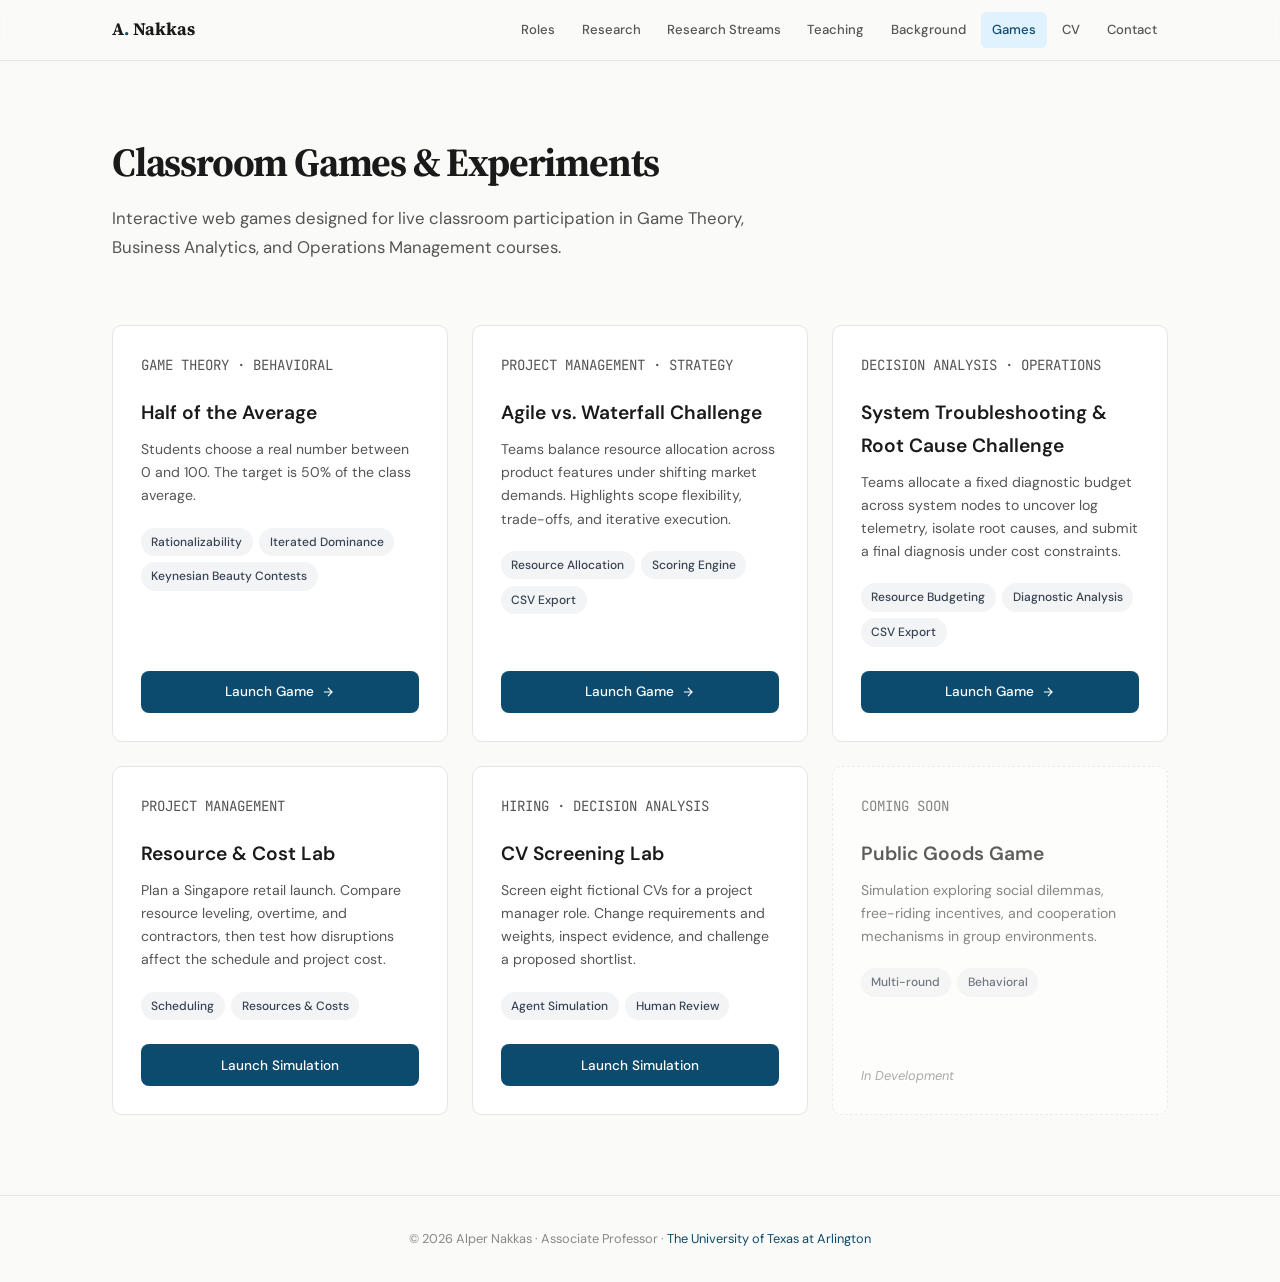
<file: games.html>
<!DOCTYPE html>
<html lang="en">
<head>
    <meta charset="UTF-8">
    <meta name="viewport" content="width=device-width, initial-scale=1.0">
    <title>Classroom Games — Dr. Alper Nakkas</title>
    <meta name="description" content="Interactive classroom experiments and games for business analytics, game theory, and supply chain management courses.">
    <link rel="preconnect" href="https://fonts.googleapis.com">
    <link rel="preconnect" href="https://fonts.gstatic.com" crossorigin>
    <link href="https://fonts.googleapis.com/css2?family=Source+Serif+4:ital,opsz,wght@0,8..60,300;0,8..60,400;0,8..60,600;0,8..60,700;1,8..60,400&family=DM+Sans:ital,opsz,wght@0,9..40,300;0,9..40,400;0,9..40,500;0,9..40,600;1,9..40,400&family=JetBrains+Mono:wght@400;500&display=swap" rel="stylesheet">
    <style>
        :root {
            --bg: #FAFAF8;
            --bg-card: #FFFFFF;
            --text-primary: #1A1A1A;
            --text-secondary: #555555;
            --text-muted: #888888;
            --accent: #0C4A6E;
            --accent-light: #E0F2FE;
            --accent-hover: #075985;
            --border: #E5E5E3;
            --border-light: #F0F0EE;
            --tag-bg: #F3F4F6;
            --tag-text: #374151;
            --shadow-sm: 0 1px 2px rgba(0,0,0,0.04);
            --shadow-md: 0 4px 12px rgba(0,0,0,0.06);
            --radius: 10px;
            --serif: 'Source Serif 4', Georgia, serif;
            --sans: 'DM Sans', -apple-system, sans-serif;
            --mono: 'JetBrains Mono', monospace;
        }

        *, *::before, *::after { box-sizing: border-box; margin: 0; padding: 0; }
        html { scroll-behavior: smooth; font-size: 16px; }

        body {
            font-family: var(--sans);
            background: var(--bg);
            color: var(--text-primary);
            line-height: 1.7;
            -webkit-font-smoothing: antialiased;
        }

        nav {
            position: fixed;
            top: 0;
            width: 100%;
            z-index: 100;
            background: rgba(250,250,248,0.85);
            backdrop-filter: blur(16px);
            -webkit-backdrop-filter: blur(16px);
            border-bottom: 1px solid var(--border);
        }

        .nav-inner {
            max-width: 1120px;
            margin: 0 auto;
            padding: 0 2rem;
            display: flex;
            align-items: center;
            justify-content: space-between;
            height: 60px;
        }
        .nav-logo {
            font-family: var(--serif);
            font-weight: 700;
            font-size: 1.1rem;
            color: var(--text-primary);
            text-decoration: none;
        }
        .nav-logo span { color: var(--accent); }
        .nav-links { display: flex; gap: 0.25rem; align-items: center; }
        .nav-links a {
            text-decoration: none;
            color: var(--text-secondary);
            font-size: 0.82rem;
            font-weight: 500;
            padding: 0.4rem 0.7rem;
            border-radius: 6px;
            transition: all 0.2s;
        }
        .nav-links a:hover, .nav-links a.active {
            color: var(--accent);
            background: var(--accent-light);
        }

        .page-header {
            max-width: 1120px;
            margin: 0 auto;
            padding: 8rem 2rem 2rem;
        }
        .page-header h1 {
            font-family: var(--serif);
            font-size: 2.5rem;
            font-weight: 700;
            letter-spacing: -0.03em;
            margin-bottom: 0.5rem;
        }
        .page-header p {
            font-size: 1.05rem;
            color: var(--text-secondary);
            max-width: 700px;
        }

        .section {
            max-width: 1120px;
            margin: 0 auto;
            padding: 2rem 2rem 5rem;
        }

        .card-grid {
            display: grid;
            grid-template-columns: repeat(auto-fill, minmax(320px, 1fr));
            gap: 1.5rem;
        }

        .card {
            background: var(--bg-card);
            border: 1px solid var(--border);
            border-radius: var(--radius);
            padding: 1.75rem;
            display: flex;
            flex-direction: column;
            justify-content: space-between;
            transition: box-shadow 0.25s, border-color 0.25s;
        }
        .card:hover {
            box-shadow: var(--shadow-md);
            border-color: #D1D5DB;
        }

        .meta-line {
            font-family: var(--mono);
            font-size: 0.78rem;
            color: var(--accent);
            margin-bottom: 0.45rem;
            text-transform: uppercase;
        }

        .card h2 {
            font-size: 1.2rem;
            font-weight: 600;
            margin-bottom: 0.5rem;
        }

        .card p {
            font-size: 0.88rem;
            color: var(--text-secondary);
            line-height: 1.65;
            margin-bottom: 1.25rem;
        }

        .tags {
            display: flex;
            gap: 0.4rem;
            flex-wrap: wrap;
            margin-bottom: 1.5rem;
        }
        .tag {
            background: var(--tag-bg);
            color: var(--tag-text);
            font-size: 0.75rem;
            font-weight: 500;
            padding: 0.25rem 0.65rem;
            border-radius: 20px;
        }

        .btn-launch {
            display: inline-flex;
            align-items: center;
            justify-content: center;
            gap: 0.4rem;
            font-size: 0.85rem;
            font-weight: 500;
            padding: 0.6rem 1rem;
            border-radius: 8px;
            text-decoration: none;
            background: var(--accent);
            color: #fff;
            transition: background 0.2s;
        }
        .btn-launch:hover { background: var(--accent-hover); }

        footer {
            border-top: 1px solid var(--border);
            padding: 2rem;
            text-align: center;
            font-size: 0.8rem;
            color: var(--text-muted);
        }
        footer a { color: var(--accent); text-decoration: none; }
        footer a:hover { text-decoration: underline; }
    </style>
</head>
<body>

    <!-- ═══ NAVIGATION ═══ -->
    <nav>
        <div class="nav-inner">
            <a href="index.html" class="nav-logo">A<span>.</span> Nakkas</a>
            <div class="nav-links">
                <a href="index.html#roles">Roles</a>
                <a href="index.html#research">Research</a>
                <a href="index.html#streams">Research Streams</a>
                <a href="index.html#teaching">Teaching</a>
                <a href="index.html#profile">Background</a>
                <a href="games.html" class="active">Games</a>
                <a href="https://websites.uta.edu/nakkaslab/files/2026/08/AlperNakkas_CV-Web.pdf" target="_blank" rel="noopener">CV</a>
                <a href="index.html#contact">Contact</a>
            </div>
        </div>
    </nav>

    <!-- ═══ PAGE HEADER ═══ -->
    <header class="page-header">
        <h1>Classroom Games &amp; Experiments</h1>
        <p>Interactive web games designed for live classroom participation in Game Theory, Business Analytics, and Operations Management courses.</p>
    </header>

    <!-- ═══ GAMES LIST ═══ -->
    <main class="section">
        <div class="card-grid">

            <!-- Game 1 -->
            <div class="card">
                <div>
                    <p class="meta-line">Game Theory · Behavioral</p>
                    <h2>Half of the Average</h2>
                    <p>Students choose a real number between 0 and 100. The target is 50% of the class average. </p>
                    <div class="tags">
                        <span class="tag">Rationalizability</span>
                        <span class="tag">Iterated Dominance</span>
                        <span class="tag">Keynesian Beauty Contests</span>
                    </div>
                </div>
                <a href="games/half-average.html" class="btn-launch">
                    Launch Game 
                    <svg width="14" height="14" fill="none" stroke="currentColor" stroke-width="2" viewBox="0 0 24 24"><path d="M5 12h14M12 5l7 7-7 7"/></svg>
                </a>
            </div>

            <!-- Agile vs Waterfall Game Card -->
<div class="card">
    <div>
        <p class="meta-line">Project Management · Strategy</p>
        <h2>Agile vs. Waterfall Challenge</h2>
        <p>Teams balance resource allocation across product features under shifting market demands. Highlights scope flexibility, trade-offs, and iterative execution.</p>
        <div class="tags">
            <span class="tag">Resource Allocation</span>
            <span class="tag">Scoring Engine</span>
            <span class="tag">CSV Export</span>
        </div>
    </div>
    <a href="games/agile-waterfall.html" class="btn-launch">
        Launch Game 
        <svg width="14" height="14" fill="none" stroke="currentColor" stroke-width="2" viewBox="0 0 24 24"><path d="M5 12h14M12 5l7 7-7 7"/></svg>
    </a>
</div>

            <!-- Problem Solving Game Card -->
<div class="card">
    <div>
        <p class="meta-line">Decision Analysis · Operations</p>
        <h2>System Troubleshooting &amp; Root Cause Challenge</h2>
        <p>Teams allocate a fixed diagnostic budget across system nodes to uncover log telemetry, isolate root causes, and submit a final diagnosis under cost constraints.</p>
        <div class="tags">
            <span class="tag">Resource Budgeting</span>
            <span class="tag">Diagnostic Analysis</span>
            <span class="tag">CSV Export</span>
        </div>
    </div>
    <a href="games/problem-solving.html" class="btn-launch">
        Launch Game 
        <svg width="14" height="14" fill="none" stroke="currentColor" stroke-width="2" viewBox="0 0 24 24"><path d="M5 12h14M12 5l7 7-7 7"/></svg>
    </a>
</div>

            <!-- Future Game Slot Placeholder -->
            <div class="card">
                <div>
                    <p class="meta-line">Project Management</p>
                    <h2>Resource &amp; Cost Lab</h2>
                    <p>Plan a Singapore retail launch. Compare resource leveling, overtime, and contractors, then test how disruptions affect the schedule and project cost.</p>
                    <div class="tags">
                        <span class="tag">Scheduling</span>
                        <span class="tag">Resources &amp; Costs</span>
                    </div>
                </div>
                <a href="games/resource-cost-lab/" class="btn-launch">Launch Simulation</a>
            </div>

            <div class="card">
                <div>
                    <p class="meta-line">Hiring · Decision Analysis</p>
                    <h2>CV Screening Lab</h2>
                    <p>Screen eight fictional CVs for a project manager role. Change requirements and weights, inspect evidence, and challenge a proposed shortlist.</p>
                    <div class="tags"><span class="tag">Agent Simulation</span><span class="tag">Human Review</span></div>
                </div>
                <a href="games/cv-screening-lab/" class="btn-launch">Launch Simulation</a>
            </div>

            <div class="card" style="opacity: 0.7; border-style: dashed;">
                <div>
                    <p class="meta-line">Coming Soon</p>
                    <h2>Public Goods Game</h2>
                    <p>Simulation exploring social dilemmas, free-riding incentives, and cooperation mechanisms in group environments.</p>
                    <div class="tags">
                        <span class="tag">Multi-round</span>
                        <span class="tag">Behavioral</span>
                    </div>
                </div>
                <span style="font-size:0.8rem; color:var(--text-muted); font-style:italic;">In Development</span>
            </div>

        </div>
    </main>

    <!-- ═══ FOOTER ═══ -->
    <footer>
        <p>&copy; 2026 Alper Nakkas · Associate Professor · <a href="https://www.uta.edu" target="_blank" rel="noopener">The University of Texas at Arlington</a></p>
    </footer>

</body>
</html>
</file>
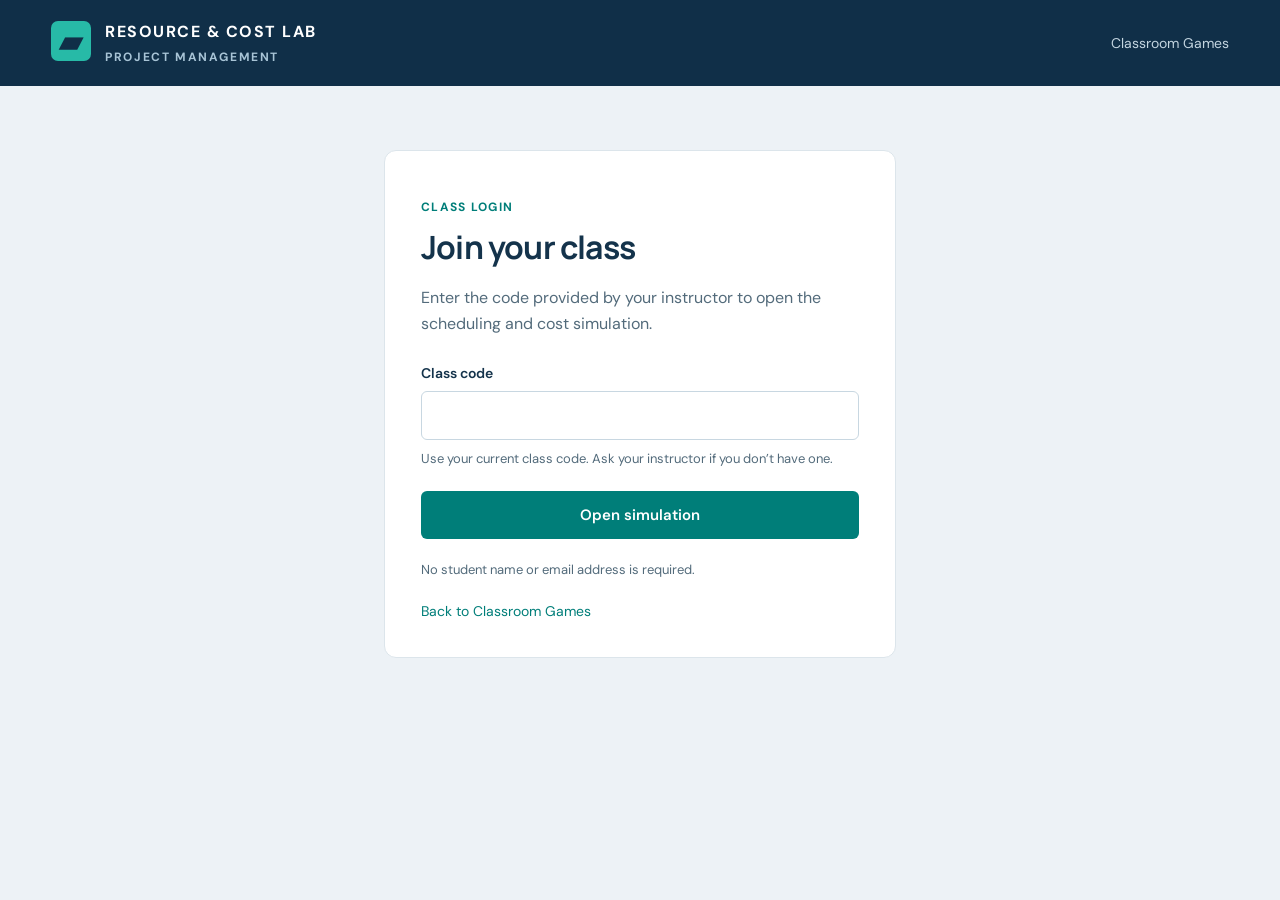
<file: games/resource-cost-lab/login.html>
<!doctype html>
<html lang="en">
<head>
  <meta charset="utf-8">
  <meta name="viewport" content="width=device-width,initial-scale=1">
  <title>Class login | Resource &amp; Cost Lab</title>
  <link rel="icon" href="./favicon.svg" type="image/svg+xml">
  <link rel="stylesheet" href="./style.css">
  <link rel="stylesheet" href="./login.css">
</head>
<body>
  <header>
    <div class="brand"><span class="logo" aria-hidden="true">▰</span><div>RESOURCE &amp; COST LAB<small>PROJECT MANAGEMENT</small></div></div>
    <span class="course"><a href="../../games.html">Classroom Games</a></span>
  </header>
  <main class="login-main">
    <section class="login-panel" aria-labelledby="login-heading">
      <p class="eyebrow">CLASS LOGIN</p>
      <h1 id="login-heading">Join your class</h1>
      <p class="login-intro">Enter the code provided by your instructor to open the scheduling and cost simulation.</p>
      <form id="class-login-form">
        <label for="class-code">Class code</label>
        <input id="class-code" name="code" type="password" autocomplete="off" autocapitalize="none" spellcheck="false" maxlength="80" required aria-describedby="code-help login-error">
        <p id="code-help" class="hint">Use your current class code. Ask your instructor if you don’t have one.</p>
        <p id="login-error" class="login-error" role="alert" hidden></p>
        <button type="submit" class="login-submit">Open simulation</button>
      </form>
      <p class="login-privacy">No student name or email address is required.</p>
      <a class="login-back" href="../../games.html">Back to Classroom Games</a>
    </section>
  </main>
  <script type="module" src="./login.js"></script>
</body>
</html>
</file>
<file: games/resource-cost-lab/style.css>
@import url('https://fonts.googleapis.com/css2?family=DM+Sans:wght@400;500;600;700&family=Manrope:wght@400;500;600;700;800&display=swap');
:root{font-family:'DM Sans',sans-serif;color:#14334b;background:#edf2f6;font-size:16px;--navy:#102f48;--teal:#007e79;--line:#dce5eb;--muted:#536b7b;--red:#b5443b}*{box-sizing:border-box}body{margin:0}button,input,select{font:inherit}button{cursor:pointer}button:focus-visible,input:focus-visible,select:focus-visible,summary:focus-visible{outline:3px solid #118fbc;outline-offset:3px}header{height:86px;padding:0 4%;background:var(--navy);color:white;display:flex;justify-content:space-between;align-items:center}.brand{display:flex;gap:14px;font-size:16px;letter-spacing:1.5px;font-weight:700}.brand small{display:block;font-size:12px;letter-spacing:1.6px;color:#a8c4d6;margin-top:7px}.logo{display:flex;align-items:center;justify-content:center;width:40px;height:40px;background:#27baa7;color:var(--navy);font-size:30px;border-radius:7px}.course{font-size:14px;color:#c3d5e0}.course b{margin-left:16px;border-left:1px solid #466176;padding-left:16px;font-weight:400}main{max-width:1600px;margin:auto;padding:34px 4% 20px}.heading{display:flex;align-items:center;justify-content:space-between;margin-bottom:28px;gap:20px}.eyebrow,.section-label{font-size:12px;font-weight:700;letter-spacing:1.3px;color:var(--teal)}h1,h2,h3{font-family:Manrope,sans-serif;margin:0}h1{font-size:36px;letter-spacing:-1.3px;line-height:1.25}h2{font-size:21px;letter-spacing:-.6px;margin-top:6px}h3{font-size:17px}.heading p:last-child{color:var(--muted);margin-bottom:0}.secondary{background:white;border:1px solid #c4d3de;border-radius:7px;padding:10px 17px;color:var(--navy);white-space:nowrap}.workspace{display:grid;grid-template-columns:270px minmax(0,1fr);gap:22px}.panel{background:white;border:1px solid var(--line);border-radius:12px;padding:23px;box-shadow:0 3px 8px #16344d04}.controls{align-self:start;background:#f9fcfd}.controls label{display:block;font-weight:600;font-size:14px;margin:20px 0 8px}input,select{color:var(--navy);border:1px solid #c8d7e1;border-radius:6px;background:white;padding:10px;min-width:0}.controls input,.controls select{width:100%;font-size:14px}.hint{font-size:13px;line-height:1.6;color:var(--muted);margin:9px 0}.challenge{width:100%;margin-top:24px;border:0;background:var(--navy);color:white;padding:12px 8px;border-radius:6px;font-size:14px;font-weight:600}.assumptions{border-top:1px solid var(--line);margin-top:22px;padding-top:20px}.assumptions p{font-size:13px;color:var(--muted);line-height:1.7}.results{min-width:0}.stats{display:grid;grid-template-columns:repeat(3,minmax(0,1fr));gap:14px;margin-bottom:20px}.stat{background:white;border:1px solid var(--line);border-radius:10px;padding:18px}.stat .label{font-size:13px;color:var(--muted);font-weight:500}.stat strong{display:block;font-family:Manrope,sans-serif;font-size:30px;letter-spacing:-1px;margin:6px 0}.stat strong small{font:500 14px 'DM Sans',sans-serif;letter-spacing:0}.stat p{font-size:13px;margin:0;color:var(--muted)}.good{color:var(--teal)!important}.bad{color:var(--red)!important}.panel-heading{display:flex;justify-content:space-between;align-items:center;gap:16px;margin-bottom:20px}.legend{display:flex;gap:12px;font-size:12px;color:var(--muted)}.legend span{white-space:nowrap}.legend i{display:inline-block;width:9px;height:9px;border-radius:2px;background:#218b9b;margin-right:5px}.legend i.critical{background:#ebaa4c}.chart-note{font-size:12px;line-height:1.6;color:var(--muted);margin:12px 0 0}.chart-scroll,.table-scroll{overflow-x:auto}.gantt{min-width:580px;font-size:13px}.g-axis,.g-row{display:grid;grid-template-columns:205px 1fr;gap:10px;align-items:center}.g-axis{margin-bottom:12px;color:var(--muted);font-size:12px}.ticks{position:relative;height:16px}.ticks span{position:absolute;transform:translateX(-50%)}.g-row{height:32px;border-top:1px solid #eef3f6}.g-name{white-space:nowrap;overflow:hidden;text-overflow:ellipsis}.g-name b{display:inline-block;width:24px;color:#8093a0;font-size:12px}.track{position:relative;height:100%;background:repeating-linear-gradient(to right,transparent,transparent calc(10% - 1px),#edf2f6 calc(10% - 1px),#edf2f6 10%)}.bar{position:absolute;top:6px;height:20px;background:#218b9b;border-radius:3px;min-width:3px;color:white;font-size:12px;text-align:center;line-height:20px}.bar.critical{background:#efaf52;color:#493109}.bar.conflict{outline:2px solid var(--red)}.deadline{position:absolute;border-left:2px dashed #bd615a;height:100%;z-index:1}.status{font-size:13px;padding:9px 12px;border-radius:6px;background:#edf8f6;color:#006e69;margin-bottom:15px}.status.warn{background:#fff0ed;color:#a43831}.chart-pair{display:grid;grid-template-columns:1fr 1fr;gap:20px;margin-top:20px}.chart-pair .panel{min-width:0;padding:20px}.heat-row{display:grid;grid-template-columns:93px 1fr;gap:8px;align-items:center;margin-bottom:11px;font-size:12px}.heat-label{color:var(--muted)}.cells{display:flex;height:25px;gap:1px}.cell{flex:1;min-width:2px;background:#edf2f6;border-radius:1px}.cell.used{background:#63b5ba}.cell.over{background:#ce6b63}.cell.absent{background:repeating-linear-gradient(45deg,#d1dce3,#d1dce3 3px,#fff 3px,#fff 6px)}.heat-axis{display:flex;justify-content:space-between;margin-left:101px;font-size:12px;color:var(--muted)}svg.cost{width:100%;height:auto;display:block}.breakdown{display:flex;gap:13px;flex-wrap:wrap;font-size:12px;margin-top:8px;color:var(--muted)}.breakdown b{display:block;color:var(--navy);font-size:14px;margin-top:3px}.compare,.editor,.teaching{margin-top:22px}.pill{font-size:12px;background:#edf5f6;border:1px solid #d8e8e9;color:#246b71;padding:7px 11px;border-radius:30px}.subtext{font-size:14px;color:var(--muted);margin:-5px 0 18px}table{border-collapse:collapse;width:100%;font-size:14px;text-align:left}th{font-size:12px;font-weight:600;letter-spacing:.4px;color:var(--muted);padding:12px 10px;background:#f5f8fa}td{padding:13px 10px;border-bottom:1px solid var(--line);white-space:nowrap}tr.selected td{background:#eff8f7}td:first-child{font-weight:500}.tag{font-size:12px;border-radius:4px;padding:4px 7px;background:#edf8f5;color:#087c63}.tag.warn{background:#fff0ed;color:#a43831}.choose{padding:7px 11px;border:1px solid #c7d8de;border-radius:5px;color:var(--teal);background:white;font-size:13px}.insight{margin-top:18px;border-left:3px solid var(--teal);padding:12px 16px;background:#f1f8f8;color:#365d67;font-size:14px;line-height:1.7}.insight b{color:var(--navy)}.tabs{display:flex;background:#eef3f6;padding:4px;border-radius:7px}.tabs button{border:0;background:none;padding:8px 14px;color:var(--muted);font-size:14px;border-radius:4px}.tabs button[aria-pressed=true]{background:white;color:var(--navy);box-shadow:0 1px 4px #1233}.editor input{padding:7px;width:92px;font-size:14px}.editor input.deps{width:120px}.editor input.money{width:120px}.editor select{font-size:14px;padding:7px;width:160px}.editor .task-name{white-space:normal;min-width:175px}.teaching summary{cursor:pointer;font-weight:600}.guide{display:grid;grid-template-columns:1fr 1fr 1.3fr;gap:30px;margin-top:25px;font-size:14px;line-height:1.8;color:var(--muted)}.guide ol{padding-left:20px}.guide h3{color:var(--navy)}footer{display:flex;justify-content:space-between;font-size:12px;color:var(--muted);padding:30px 0 8px}#error{padding:15px;margin-bottom:15px;background:#fff0ed;color:var(--red);border-radius:7px;font-size:14px}button:hover{filter:brightness(.96)}
.agent-panel{margin-top:22px;border-top:3px solid var(--teal)}.agent-panel form>label{display:block;font-size:14px;font-weight:600;margin-bottom:8px}.agent-panel textarea{font:inherit;color:var(--navy);width:100%;resize:vertical;border:1px solid #bfd3df;border-radius:7px;padding:13px;line-height:1.6}.agent-panel textarea:focus-visible{outline:3px solid #118fbc;outline-offset:2px}.agent-examples{display:flex;gap:8px;flex-wrap:wrap;margin:12px 0 18px}.agent-examples button{background:#eff5f8;border:1px solid #d2e2e8;color:#346679;font-size:13px;padding:7px 11px;border-radius:5px}.agent-actions{display:flex;justify-content:space-between;align-items:center;gap:16px}.agent-permissions{display:flex;gap:22px;flex-wrap:wrap;font-size:14px}.agent-permissions label{display:flex;align-items:center;gap:8px}.agent-permissions input{accent-color:var(--teal);width:17px;height:17px}.agent-actions>button,.agent-recommendation>button{border:0;border-radius:6px;background:var(--teal);color:white;padding:12px 18px;font-size:14px;font-weight:600}button:disabled{cursor:not-allowed;opacity:.5}.agent-notice{padding:12px 15px;background:#edf5f8;color:#365d67;font-size:14px;line-height:1.6;border-radius:6px}.agent-notice.warn{background:#fff0ed;color:#a43831}#agent-output{border-top:1px solid var(--line);margin-top:24px;padding-top:24px}.agent-recommendation{display:flex;align-items:center;justify-content:space-between;gap:20px}.agent-recommendation h3{font-size:23px;margin-top:6px}.agent-metrics{font-size:17px;color:var(--navy);margin:10px 0}.agent-summary{line-height:1.8;font-size:16px;max-width:1000px}.agent-explanation{display:grid;grid-template-columns:1fr 1fr;gap:15px 35px;font-size:14px;color:var(--muted);line-height:1.8}.agent-explanation h3{color:var(--navy);font-size:16px}.agent-explanation ul{padding-left:20px;margin-top:7px}.agent-evidence{border-top:1px solid var(--line);margin-top:15px;padding-top:18px;font-size:14px}.agent-evidence summary{cursor:pointer;font-weight:600}.agent-evidence table{margin-top:18px}.agent-trace{line-height:1.7;padding-left:22px;color:var(--muted)}.agent-trace li{padding-left:6px;margin-top:15px}.agent-trace p{margin:5px 0;font-size:13px}
@media(max-width:760px){.agent-actions,.agent-recommendation{align-items:stretch;flex-direction:column}.agent-explanation{grid-template-columns:1fr}.agent-panel .pill{display:block;white-space:nowrap}.agent-permissions{gap:10px}}
@media(min-width:1500px){main{padding-left:45px;padding-right:45px}.workspace{grid-template-columns:285px 1fr}}
@media(max-width:1100px){.chart-pair{grid-template-columns:1fr}.stats{gap:8px}.stat{padding:14px}.stat strong{font-size:26px}.legend{flex-direction:column;gap:6px}}
@media(max-width:760px){header{height:74px}.course{display:none}main{padding:25px 16px}h1{font-size:28px}.heading{align-items:flex-start}.heading p:last-child{font-size:14px}.workspace{grid-template-columns:1fr}.controls{display:grid;grid-template-columns:1fr 1fr;gap:8px 15px}.controls>.section-label,.controls>h2,.controls>.hint,.controls>.assumptions{grid-column:1/-1}.controls label{margin:10px 0 3px;align-self:center}.challenge{grid-column:1/-1;margin-top:10px}.assumptions{margin-top:8px}.stats{grid-template-columns:1fr}.stat strong{font-size:28px}.stat{display:grid;grid-template-columns:1fr 1fr;align-items:center}.stat strong{margin:0;text-align:right}.stat p{grid-column:1/-1;margin-top:5px}.panel{padding:18px}.panel-heading{align-items:flex-start}.pill{display:none}.guide{grid-template-columns:1fr;gap:15px}.tabs button{padding:8px}.editor .panel-heading{flex-wrap:wrap}footer span{display:none}}

.course a{color:inherit;text-decoration:none}.course a:hover{text-decoration:underline}
html[data-class-access="pending"] body{display:none}
.class-session{display:flex;align-items:center;justify-content:space-between;gap:16px;margin-bottom:22px;color:var(--muted);font-size:14px}
.class-session b{color:var(--navy)}
</file>
<file: games/resource-cost-lab/login.css>
.login-main{max-width:560px;padding:64px 24px;margin:0 auto}
.login-panel{background:white;padding:36px;border:1px solid var(--line);border-radius:12px}
.login-panel h1{font-size:32px;letter-spacing:-.8px}
.login-intro{color:var(--muted);line-height:1.65;margin:18px 0 26px}
.login-panel label{display:block;font-size:14px;font-weight:600;margin-bottom:9px}
.login-panel input{width:100%;font:inherit;padding:13px}
.login-submit{width:100%;border:0;border-radius:6px;background:var(--teal);color:white;font:600 15px 'DM Sans',sans-serif;padding:14px;margin-top:12px}
.login-error{color:var(--red);font-size:14px;line-height:1.6}
.login-privacy{color:var(--muted);font-size:13px;margin:22px 0}
.login-back{color:var(--teal);font-size:14px;text-decoration:none}
.login-back:hover{text-decoration:underline}
.login-panel input:focus-visible,.login-panel button:focus-visible,.login-panel a:focus-visible{outline:3px solid #118fbc;outline-offset:3px}
@media(max-width:760px){.login-main{padding:32px 16px}.login-panel{padding:25px}.login-panel h1{font-size:29px}}
</file>
